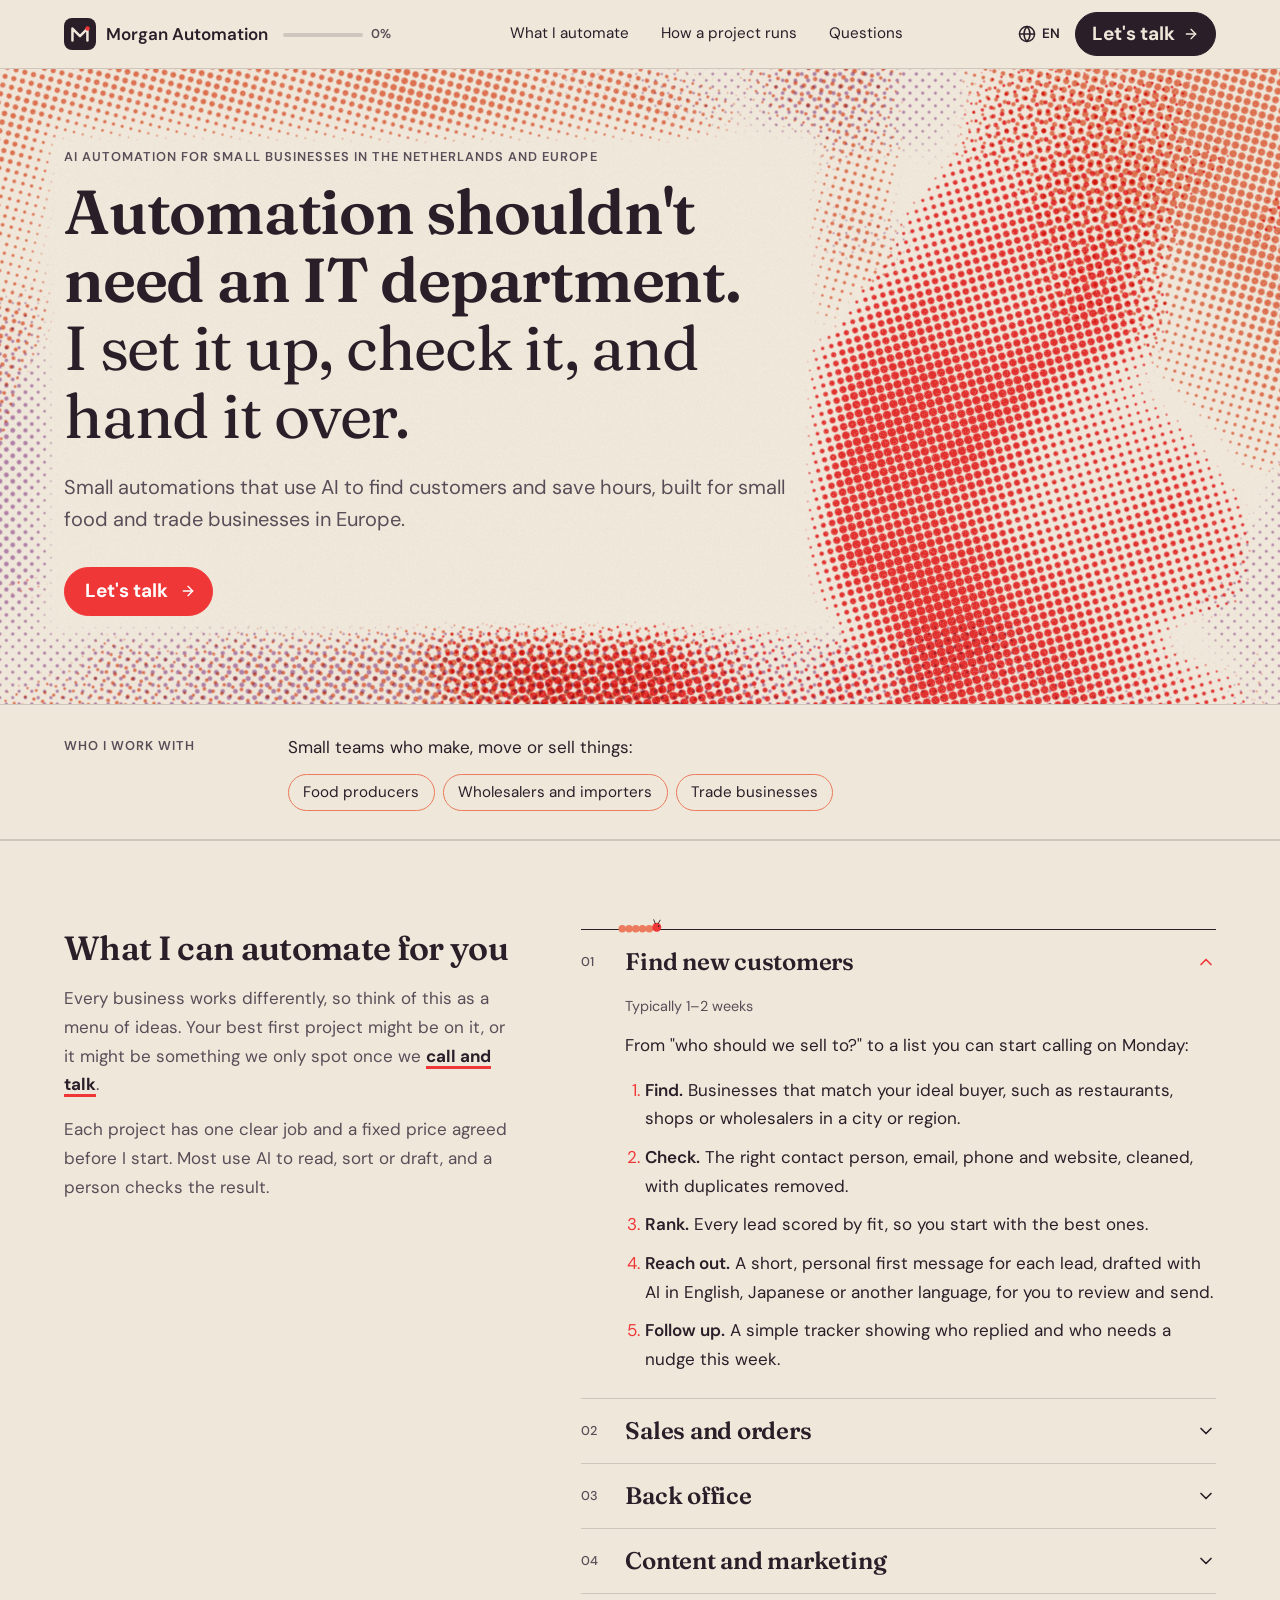
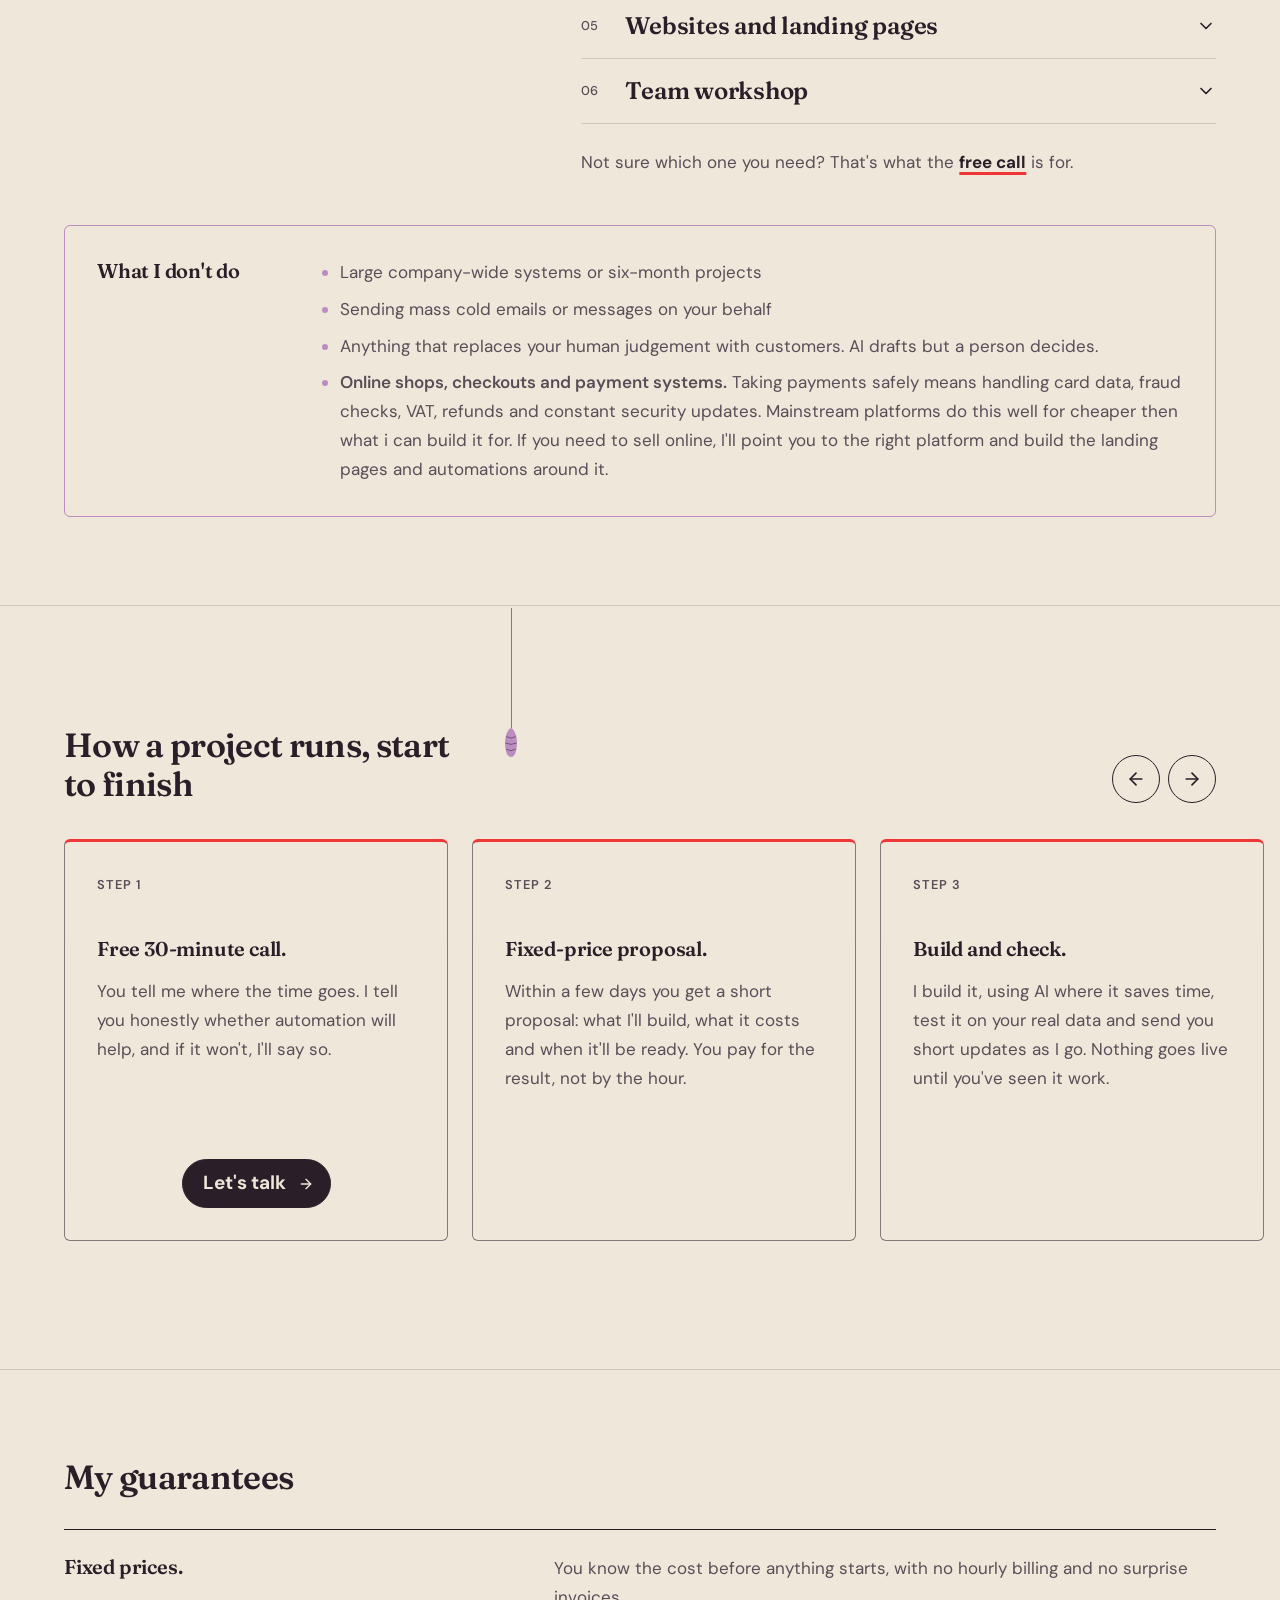
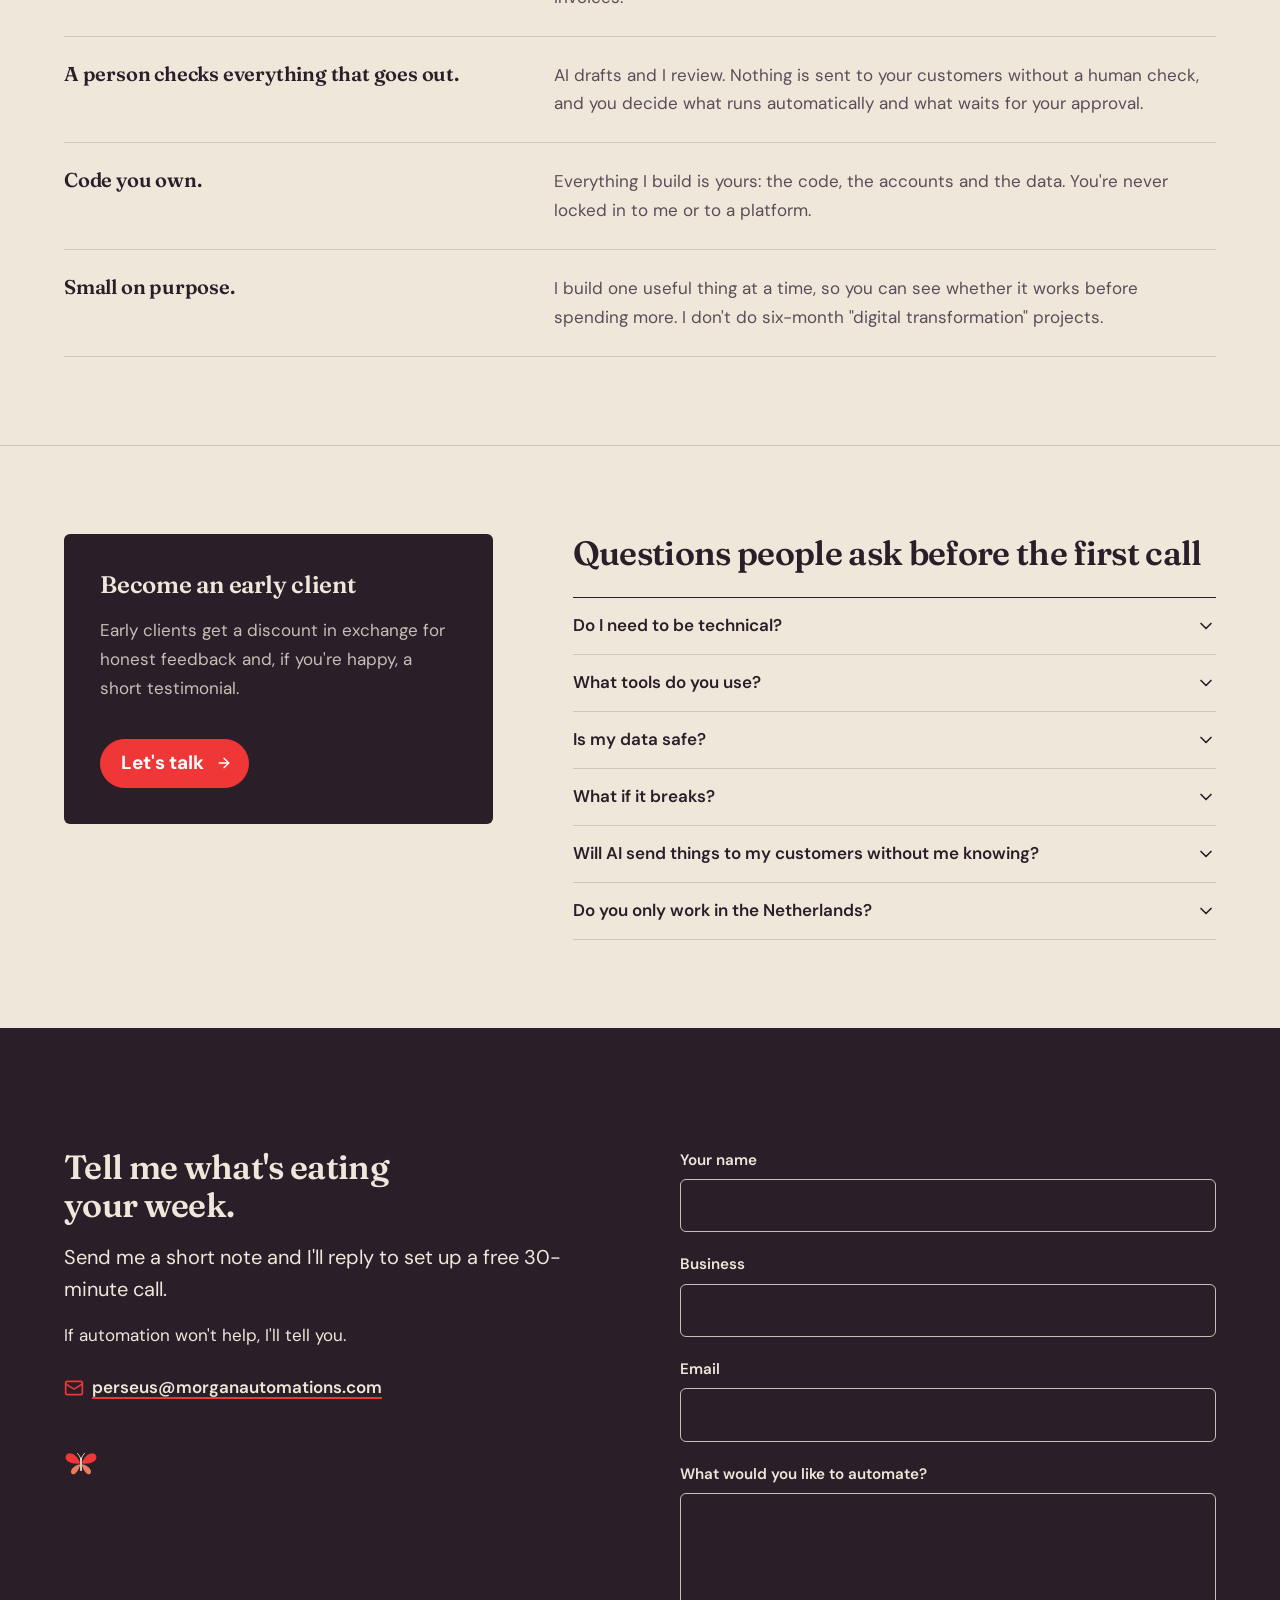
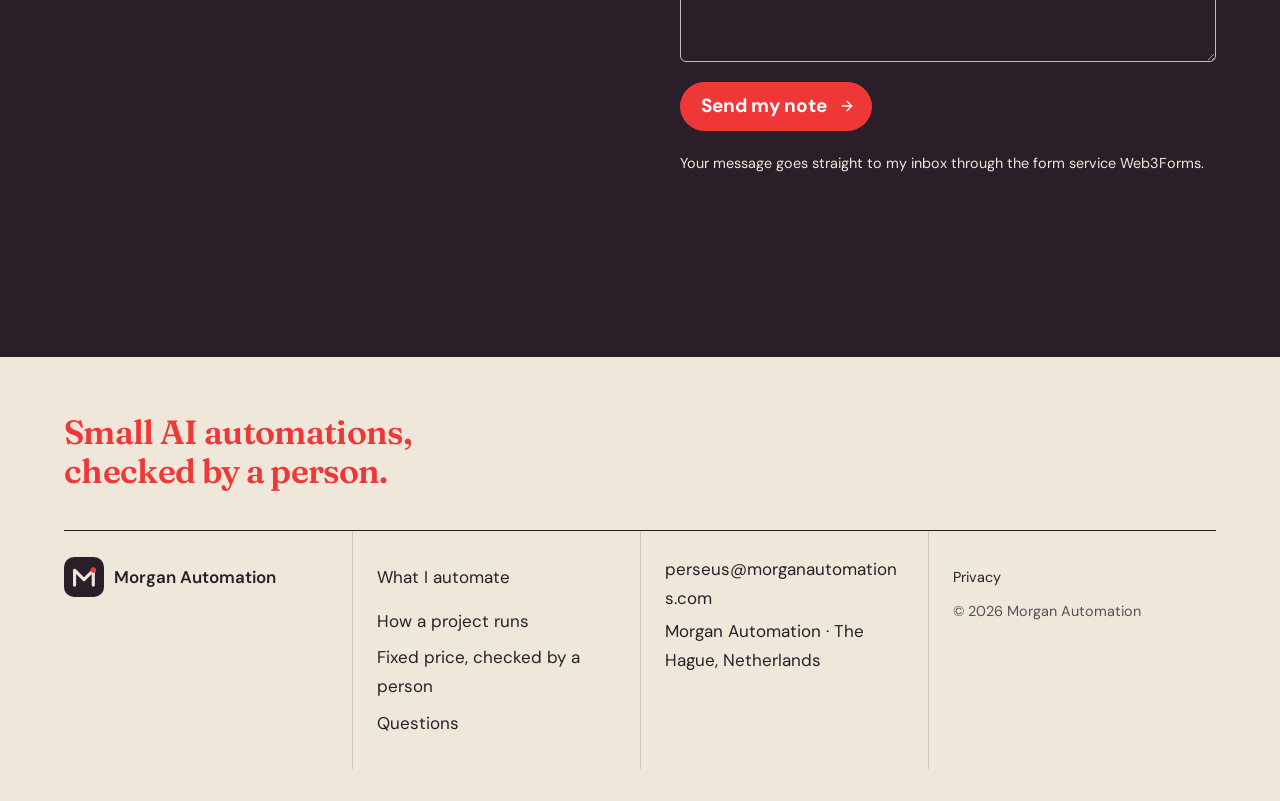
<file: index.html>
<!doctype html>
<html lang="en">

<head>
  <meta charset="utf-8">
  <meta name="viewport" content="width=device-width, initial-scale=1">
  <title>Morgan Automation · Small AI automations for food and trade businesses</title>
  <meta name="description"
    content="Small automations that use AI to find customers and save hours, built for small food and trade businesses in Europe. Fixed prices, code you own, and a person checks everything that goes out.">
  <meta property="og:type" content="website">
  <meta property="og:title" content="Morgan Automation">
  <meta property="og:description"
    content="Small automations that use AI to find customers and save hours, built for small food and trade businesses in Europe.">
  <meta property="og:url" content="https://morganautomations.com/">
  <meta property="og:image" content="https://morganautomations.com/assets/brand/og-image.png">
  <meta property="og:image:width" content="1200">
  <meta property="og:image:height" content="630">
  <meta property="og:image:alt" content="Morgan Automation: Small AI automations, checked by a person.">
  <meta name="twitter:card" content="summary_large_image">
  <link rel="canonical" href="https://morganautomations.com/">
  <meta name="theme-color" content="#efe7da">
  <link rel="icon"
    href="data:image/svg+xml,%3Csvg xmlns='http://www.w3.org/2000/svg' viewBox='120 120 560 560'%3E%3Crect x='120' y='120' width='560' height='560' rx='140' fill='%232a1f29'/%3E%3Cpath d='M268 513V305l132 132 130-130v206' fill='none' stroke='%23efe7da' stroke-width='44' stroke-linecap='round' stroke-linejoin='round'/%3E%3Ccircle cx='531' cy='303' r='39' fill='%23f03737'/%3E%3C/svg%3E">
  <link rel="apple-touch-icon" href="assets/brand/apple-touch-icon.png">
  <link rel="preload" href="assets/fonts/fraunces-latin-wght-normal.woff2" as="font" type="font/woff2" crossorigin>
  <link rel="preload" href="assets/fonts/dm-sans-latin-wght-normal.woff2" as="font" type="font/woff2" crossorigin>
  <link rel="stylesheet" href="style.css">
  <!-- "js" turns on the accordion and carousel controls. If script.js hasn't run
       within 3s, it is removed so every panel shows. Content never depends on JS. -->
  <script>
    (function (c) {
      c.add('js');
      setTimeout(function () { if (!window.__maReady) c.remove('js'); }, 3000);
    })(document.documentElement.classList);
  </script>
  <script type="application/ld+json">
    {
      "@context": "https://schema.org",
      "@type": "ProfessionalService",
      "name": "Morgan Automation",
      "url": "https://morganautomations.com/",
      "email": "perseus@morganautomations.com",
      "logo": "https://morganautomations.com/assets/brand/apple-touch-icon.png",
      "image": "https://morganautomations.com/assets/brand/og-image.png",
      "address": {
        "@type": "PostalAddress",
        "addressLocality": "The Hague",
        "addressCountry": "NL"
      },
      "areaServed": { "@type": "Place", "name": "Europe" },
      "founder": { "@type": "Person", "name": "Perseus Morgan" }
    }
  </script>
  <script src="script.js" defer></script>
  <script src="halftone.js" defer></script>
  <script src="i18n.js" defer></script>
</head>

<body>
  <!-- Icons: Lucide (ISC licence), 20px, stroke 2. Defined once, used with <use>. -->
  <svg width="0" height="0" style="position:absolute" aria-hidden="true" focusable="false">
    <symbol id="i-arrow-right" viewBox="0 0 24 24">
      <path d="M5 12h14" />
      <path d="m12 5 7 7-7 7" />
    </symbol>
    <symbol id="i-arrow-left" viewBox="0 0 24 24">
      <path d="m12 19-7-7 7-7" />
      <path d="M19 12H5" />
    </symbol>
    <symbol id="i-chevron-down" viewBox="0 0 24 24">
      <path d="m6 9 6 6 6-6" />
    </symbol>
    <symbol id="i-globe" viewBox="0 0 24 24">
      <circle cx="12" cy="12" r="10" />
      <path d="M12 2a14.5 14.5 0 0 0 0 20 14.5 14.5 0 0 0 0-20" />
      <path d="M2 12h20" />
    </symbol>
    <symbol id="i-mail" viewBox="0 0 24 24">
      <rect width="20" height="16" x="2" y="4" rx="2" />
      <path d="m22 7-8.97 5.7a1.94 1.94 0 0 1-2.06 0L2 7" />
    </symbol>
  </svg>

  <a class="skip-link" href="#main">Skip to content</a>

  <header class="site-header">
    <div class="container header-inner">
      <div class="header-left">
        <a class="brand" href="#top" aria-label="Morgan Automation, back to top">
          <svg class="brand-mark" viewBox="120 120 560 560" aria-hidden="true" focusable="false">
            <rect x="120" y="120" width="560" height="560" rx="140" class="mark-bg" />
            <path d="M268 513V305l132 132 130-130v206" class="mark-m" />
            <circle cx="531" cy="303" r="39" class="mark-dot" />
          </svg>
          <span class="brand-text">Morgan Automation</span>
        </a>
        <!-- Scroll progress: 0% at the top, 100% when the contact section arrives (script.js §5).
           Decorative, so hidden from screen readers; hidden without JS. -->
        <div class="progress" data-progress aria-hidden="true">
          <span class="progress-track"><span class="progress-fill"></span></span>
          <span class="progress-num">0%</span>
        </div>
      </div>
      <nav class="site-nav" aria-label="Main">
        <ul>
          <li><a href="#services">What I automate</a></li>
          <li><a href="#how-it-works">How a project runs</a></li>
          <li><a href="#faq">Questions</a></li>
        </ul>
      </nav>
      <div class="header-right">
        <!-- Language switcher (i18n.js). Hidden without JS. -->
        <div class="lang" data-lang>
          <button class="lang-btn" type="button" aria-haspopup="true" aria-expanded="false" aria-controls="lang-menu">
            <svg class="icon" aria-hidden="true">
              <use href="#i-globe" />
            </svg>
            <span class="lang-current">EN</span>
            <span class="visually-hidden">Language / Taal / Sprache / Langue / 言語 / 语言</span>
          </button>
          <ul class="lang-menu" id="lang-menu" hidden>
            <li><a href="?lang=en" hreflang="en" lang="en" data-lang-option="en">English</a></li>
            <li><a href="?lang=nl" hreflang="nl" lang="nl" data-lang-option="nl">Nederlands</a></li>
            <li><a href="?lang=de" hreflang="de" lang="de" data-lang-option="de">Deutsch</a></li>
            <li><a href="?lang=fr" hreflang="fr" lang="fr" data-lang-option="fr">Français</a></li>
            <li><a href="?lang=ja" hreflang="ja" lang="ja" data-lang-option="ja">日本語</a></li>
            <li><a href="?lang=zh" hreflang="zh-Hans" lang="zh-Hans" data-lang-option="zh">中文（简体）</a></li>
          </ul>
        </div>
        <a class="button button-small button-plum" href="#contact"><svg class="icon flow-arrow flow-arrow-in"
            aria-hidden="true">
            <use href="#i-arrow-right" />
          </svg><span class="flow-text">Let's talk</span><span class="flow-fill" aria-hidden="true"></span><svg
            class="icon flow-arrow flow-arrow-out" aria-hidden="true">
            <use href="#i-arrow-right" />
          </svg></a>
      </div>
    </div>
  </header>

  <main id="main">

    <!-- Hero: what, for whom, one action. Sized to content.
         The halftone canvas sits behind, absolutely positioned (no layout shift),
         and prints almost no ink behind #hero-content so the text stays readable. -->
    <section class="hero" id="top" aria-labelledby="hero-title">
      <canvas class="halftone" data-halftone data-preset="riso" data-calm="#hero-content" aria-hidden="true"></canvas>
      <div class="container">
        <div class="hero-content" id="hero-content">
          <p class="label hero-label">AI automation for small businesses in the Netherlands and Europe</p>
          <h1 id="hero-title" class="hero-title">
            <span class="line">Automation shouldn't need an IT department.</span>
            <span class="line line-quiet">I set it up, check it, and hand it over.</span>
          </h1>
          <p class="hero-sub">Small automations that use AI to find customers and save hours, built for small food and
            trade businesses in Europe.</p>
          <a class="button" href="#contact"><svg class="icon flow-arrow flow-arrow-in" aria-hidden="true">
              <use href="#i-arrow-right" />
            </svg><span class="flow-text">Let's talk</span><span class="flow-fill" aria-hidden="true"></span><svg
              class="icon flow-arrow flow-arrow-out" aria-hidden="true">
              <use href="#i-arrow-right" />
            </svg></a>
        </div>
      </div>
    </section>

    <!-- Who: one line, inline list -->
    <section class="who" aria-labelledby="who-title">
      <div class="container who-inner">
        <div class="who-side">
          <h2 id="who-title" class="label">Who I work with</h2>
        </div>
        <div>
          <p>Small teams who make, move or sell things:</p>
          <ul class="tags">
            <li>Food producers</li>
            <li>Wholesalers and importers</li>
            <li>Trade businesses</li>
          </ul>
        </div>
      </div>
    </section>

    <!-- Services: heading left / accordion right -->
    <section class="section rule-top" id="services" aria-labelledby="services-title">
      <div class="container split">
        <div class="split-side">
          <h2 id="services-title">What I can automate for you</h2>
          <p>Every business works differently, so think of this as a menu of ideas. Your best first
            project might be on it, or it might be something we only spot once we <a class="inline-link"
              href="#contact">call and talk</a>.</p>
          <p>Each project has one clear job and a fixed price agreed before I start. Most use AI to read, sort or draft,
            and a person checks the result.</p>
        </div>

        <div class="acc" data-accordion>
          <!-- Decorative: a small caterpillar crawling along the line above "Find new customers" -->
          <div class="caterpillar-track" aria-hidden="true">
            <span class="caterpillar">
              <svg viewBox="0 0 64 22" width="48" height="17" focusable="false">
                <circle class="seg seg-1" cx="7" cy="14" r="5" />
                <circle class="seg seg-2" cx="16" cy="14" r="5" />
                <circle class="seg seg-3" cx="25" cy="14" r="5" />
                <circle class="seg seg-4" cx="34" cy="14" r="5" />
                <circle class="seg seg-5" cx="43" cy="14" r="5" />
                <g class="seg seg-head">
                  <circle cx="53" cy="12" r="6" />
                  <circle class="eye" cx="55.5" cy="10.5" r="1.1" />
                  <path class="antenna" d="M51 7 L49 2 M55 7 L57.5 2.5" />
                </g>
              </svg>
            </span>
          </div>
          <div class="acc-item is-open">
            <h3><button class="acc-btn" id="acc-btn-1" aria-expanded="true" aria-controls="acc-panel-1"><span
                  class="acc-num">01</span><span class="acc-title">Find new customers</span><svg class="icon acc-icon"
                  aria-hidden="true">
                  <use href="#i-chevron-down" />
                </svg></button></h3>
            <div class="acc-panel" id="acc-panel-1" role="region" aria-labelledby="acc-btn-1">
              <div class="acc-inner">
                <p class="duration">Typically 1–2 weeks</p>
                <p>From "who should we sell to?" to a list you can start calling on Monday:</p>
                <ol class="steps">
                  <li><strong>Find.</strong> Businesses that match your ideal buyer, such as restaurants, shops or
                    wholesalers in a city or region.</li>
                  <li><strong>Check.</strong> The right contact person, email, phone and website, cleaned, with
                    duplicates removed.</li>
                  <li><strong>Rank.</strong> Every lead scored by fit, so you start with the best ones.</li>
                  <li><strong>Reach out.</strong> A short, personal first message for each lead, drafted with AI in
                    English, Japanese or another language, for you to review and send.</li>
                  <li><strong>Follow up.</strong> A simple tracker showing who replied and who needs a nudge this week.
                  </li>
                </ol>
              </div>
            </div>
          </div>

          <div class="acc-item">
            <h3><button class="acc-btn" id="acc-btn-2" aria-expanded="false" aria-controls="acc-panel-2"><span
                  class="acc-num">02</span><span class="acc-title">Sales and orders</span><svg class="icon acc-icon"
                  aria-hidden="true">
                  <use href="#i-chevron-down" />
                </svg></button></h3>
            <div class="acc-panel" id="acc-panel-2" role="region" aria-labelledby="acc-btn-2">
              <div class="acc-inner">
                <p class="duration">Typically a few days to 3 weeks</p>
                <ul class="items">
                  <li><strong>Order intake from email.</strong> Orders that arrive by email, PDF or WhatsApp export are
                    read with AI, checked and put into your order sheet, ready for you to confirm.</li>
                  <li><strong>Quote and offer builder.</strong> Fill in the customer and products and get a clean,
                    branded quote in minutes.</li>
                  <li><strong>Price lists and catalogues.</strong> Update one source file and get up-to-date PDFs or
                    spreadsheets for each customer group or language.</li>
                  <li><strong>Product spec sheets.</strong> Consistent spec sheets made from the product data you
                    already have.</li>
                  <li><strong>Reorder reminders.</strong> Customers get a nudge around the time they usually reorder,
                    and you get a list of who's overdue.</li>
                  <li><strong>New customer welcome pack.</strong> When someone signs up, they get your catalogue, terms
                    and ordering instructions without you having to send them by hand.</li>
                </ul>
              </div>
            </div>
          </div>

          <div class="acc-item">
            <h3><button class="acc-btn" id="acc-btn-3" aria-expanded="false" aria-controls="acc-panel-3"><span
                  class="acc-num">03</span><span class="acc-title">Back office</span><svg class="icon acc-icon"
                  aria-hidden="true">
                  <use href="#i-chevron-down" />
                </svg></button></h3>
            <div class="acc-panel" id="acc-panel-3" role="region" aria-labelledby="acc-btn-3">
              <div class="acc-inner">
                <p class="duration">Typically 1–3 weeks</p>
                <ul class="items">
                  <li><strong>Supplier invoices and documents.</strong> Invoices, delivery notes and certificates are
                    read with AI and their key details go into a spreadsheet, ready for your bookkeeper.</li>
                  <li><strong>Weekly sales summary.</strong> One short report every Monday: what sold, who ordered, what
                    changed and who's gone quiet.</li>
                  <li><strong>Stock and price alerts.</strong> You get a message when stock runs low or a supplier's
                    price changes.</li>
                  <li><strong>Inbox sorting.</strong> Incoming emails are sorted by AI into orders, questions,
                    complaints and spam, and common questions get a draft reply for you to approve.</li>
                  <li><strong>Data clean-up.</strong> Messy customer or product lists are merged, de-duplicated and put
                    into one tidy file.</li>
                </ul>
              </div>
            </div>
          </div>

          <div class="acc-item">
            <h3><button class="acc-btn" id="acc-btn-4" aria-expanded="false" aria-controls="acc-panel-4"><span
                  class="acc-num">04</span><span class="acc-title">Content and marketing</span><svg
                  class="icon acc-icon" aria-hidden="true">
                  <use href="#i-chevron-down" />
                </svg></button></h3>
            <div class="acc-panel" id="acc-panel-4" role="region" aria-labelledby="acc-btn-4">
              <div class="acc-inner">
                <p class="duration">Typically 1–2 weeks each</p>
                <ul class="items">
                  <li><strong>Weekly trend scan.</strong> What's moving in your market, including competitors, new
                    products and seasonal demand, in five minutes of reading.</li>
                  <li><strong>Product descriptions and translations.</strong> Consistent descriptions for your shop or
                    catalogue, drafted with AI in several languages and checked before they go live.</li>
                  <li><strong>Caption drafts.</strong> Social posts drafted with AI from your products and photos, for
                    you to edit and approve.</li>
                  <li><strong>Seasonal content calendar.</strong> A plan for the year built around the holidays, seasons
                    and events that matter to your customers.</li>
                  <li><strong>Review monitoring.</strong> New Google reviews are collected in one place, with a polite
                    draft reply for each.</li>
                  <li><strong>Performance report.</strong> What worked last month, in plain language.</li>
                </ul>
              </div>
            </div>
          </div>

          <div class="acc-item">
            <h3><button class="acc-btn" id="acc-btn-5" aria-expanded="false" aria-controls="acc-panel-5"><span
                  class="acc-num">05</span><span class="acc-title">Websites and landing pages</span><svg
                  class="icon acc-icon" aria-hidden="true">
                  <use href="#i-chevron-down" />
                </svg></button></h3>
            <div class="acc-panel" id="acc-panel-5" role="region" aria-labelledby="acc-btn-5">
              <div class="acc-inner">
                <p class="duration">Typically 1–2 weeks</p>
                <ul class="items">
                  <li><strong>Landing pages and product sites.</strong> Front-end sites for B2B and B2C businesses: a
                    page for a product, campaign or trade fair, or a showcase site that stays in sync with your product
                    list.</li>
                  <li><strong>Enquiry and booking forms.</strong> Price list requests, sample orders, tastings or
                    workshops, landing straight in your inbox or spreadsheet.</li>
                </ul>
                <p>Already selling on Shopify or another platform? I'll build pages and automations around your shop,
                  but not the shop itself.</p>
              </div>
            </div>
          </div>

          <div class="acc-item">
            <h3><button class="acc-btn" id="acc-btn-6" aria-expanded="false" aria-controls="acc-panel-6"><span
                  class="acc-num">06</span><span class="acc-title">Team workshop</span><svg class="icon acc-icon"
                  aria-hidden="true">
                  <use href="#i-chevron-down" />
                </svg></button></h3>
            <div class="acc-panel" id="acc-panel-6" role="region" aria-labelledby="acc-btn-6">
              <div class="acc-inner">
                <p class="duration">Half a day</p>
                <p><strong>AI for your team.</strong> A hands-on session where your team learns to use AI tools for the
                  work they actually do, such as emails, translations, price checks and reports. Everyone leaves with
                  something that works.</p>
              </div>
            </div>
          </div>

          <p class="acc-note">Not sure which one you need? That's what the <a class="inline-link" href="#contact">free
              call</a> is for.</p>
        </div>
      </div>

      <!-- What I don't do: bordered two-column list, tighter spacing (related to services) -->
      <div class="container">
        <div class="dont">
          <h3>What I don't do</h3>
          <ul>
            <li>Large company-wide systems or six-month projects</li>
            <li>Sending mass cold emails or messages on your behalf</li>
            <li>Anything that replaces your human judgement with customers. AI drafts but a person decides.</li>
            <li><strong>Online shops, checkouts and payment systems.</strong> Taking payments safely means handling card
              data, fraud checks, VAT, refunds and constant security updates. Mainstream platforms do this well for
              cheaper then what i can build it for.
              If you need to sell online, I'll point you to the right platform and build the landing
              pages and automations around it.</li>
          </ul>
        </div>
      </div>
    </section>

    <!-- How a project runs: full-bleed draggable carousel, extra room -->
    <section class="section section-roomy rule-top" id="how-it-works" aria-labelledby="how-title">
      <div class="container">
        <div class="head-row">
          <h2 id="how-title">How a project runs, start to finish</h2>
          <!-- Decorative: a cocoon hanging from a silk thread tied to the section's top rule -->
          <span class="cocoon" aria-hidden="true">
            <svg viewBox="0 0 20 40" width="18" height="36" focusable="false">
              <path class="cocoon-body" d="M10 2 C17 6 18 20 15 30 C13 36 7 36 5 30 C2 20 3 6 10 2 Z" />
              <path class="cocoon-lines" d="M5 12 Q10 15 15 12 M4 19 Q10 22 16 19 M5 26 Q10 29 15 26" />
            </svg>
          </span>
          <div class="carousel-nav">
            <button class="round-btn" type="button" data-carousel-prev aria-label="Previous step"><svg class="icon"
                aria-hidden="true">
                <use href="#i-arrow-left" />
              </svg></button>
            <button class="round-btn" type="button" data-carousel-next aria-label="Next step"><svg class="icon"
                aria-hidden="true">
                <use href="#i-arrow-right" />
              </svg></button>
          </div>
        </div>
      </div>
      <div class="carousel" data-carousel tabindex="0" role="region"
        aria-label="How a project runs, four steps. Scroll sideways or use the arrow buttons.">
        <ol class="track">
          <li class="card">
            <span class="card-num">Step 1</span>
            <h3>Free 30-minute call.</h3>
            <p>You tell me where the time goes. I tell you honestly whether automation will help, and if it won't, I'll
              say so.</p>
            <div class="card-cta">
              <a class="button button-plum" href="#contact"><svg class="icon flow-arrow flow-arrow-in"
                  aria-hidden="true">
                  <use href="#i-arrow-right" />
                </svg><span class="flow-text">Let's talk</span><span class="flow-fill" aria-hidden="true"></span><svg
                  class="icon flow-arrow flow-arrow-out" aria-hidden="true">
                  <use href="#i-arrow-right" />
                </svg></a>
            </div>
          </li>
          <li class="card">
            <span class="card-num">Step 2</span>
            <h3>Fixed-price proposal.</h3>
            <p>Within a few days you get a short proposal: what I'll build, what it costs and when it'll be ready. You
              pay for the result, not by the hour.</p>
          </li>
          <li class="card">
            <span class="card-num">Step 3</span>
            <h3>Build and check.</h3>
            <p>I build it, using AI where it saves time, test it on your real data and send you short updates as I go.
              Nothing goes live until you've seen it work.</p>
          </li>
          <li class="card">
            <span class="card-num">Step 4</span>
            <h3>Handover.</h3>
            <p>You get the working automation, the code and a plain-language guide. Everything I build for you is your
              property: the code, the accounts and the data, with no licence fees and no lock-in. If you want, I can
              keep an eye on it afterwards for a small monthly fee. You don't have to.</p>
          </li>
        </ol>
      </div>
      <div class="drag-cursor" aria-hidden="true">Drag</div>
    </section>

    <!-- Principles: definition-style rows (term left, text right) -->
    <section class="section rule-top" id="principles" aria-labelledby="principles-title">
      <div class="container">
        <h2 id="principles-title">My guarantees</h2>
        <dl class="rows">
          <div class="row">
            <dt>Fixed prices.</dt>
            <dd>You know the cost before anything starts, with no hourly billing and no surprise invoices.</dd>
          </div>
          <div class="row">
            <dt>A person checks everything that goes out.</dt>
            <dd>AI drafts and I review. Nothing is sent to your customers without a human check, and you decide what
              runs automatically and what waits for your approval.</dd>
          </div>
          <div class="row">
            <dt>Code you own.</dt>
            <dd>Everything I build is yours: the code, the accounts and the data. You're never locked in to me or to a
              platform.</dd>
          </div>
          <div class="row">
            <dt>Small on purpose.</dt>
            <dd>I build one useful thing at a time, so you can see whether it works before spending more. I don't do
              six-month "digital transformation" projects.</dd>
          </div>
        </dl>
      </div>
    </section>


    <!-- Early clients (dark box) + questions (accordion), two columns -->
    <section class="section rule-top" id="faq" aria-labelledby="faq-title">
      <div class="container early-faq">
        <aside class="early" aria-labelledby="early-title">
          <h2 id="early-title" class="h3">Become an early client</h2>
          <p>Early clients get a discount in
            exchange for honest feedback and, if you're happy, a short testimonial.</p>
          <!-- TODO: name the early-client discount once decided. -->
          <a class="button button-on-dark" href="#contact"><svg class="icon flow-arrow flow-arrow-in"
              aria-hidden="true">
              <use href="#i-arrow-right" />
            </svg><span class="flow-text">Let's talk</span><span class="flow-fill" aria-hidden="true"></span><svg
              class="icon flow-arrow flow-arrow-out" aria-hidden="true">
              <use href="#i-arrow-right" />
            </svg></a>
        </aside>

        <div class="faq">
          <h2 id="faq-title">Questions people ask before the first call</h2>
          <details>
            <summary>Do I need to be technical?<svg class="icon" aria-hidden="true">
                <use href="#i-chevron-down" />
              </svg></summary>
            <p>No. If you can use email and a spreadsheet, you can use what I build. You also get a plain-language
              guide.</p>
          </details>
          <details>
            <summary>What tools do you use?<svg class="icon" aria-hidden="true">
                <use href="#i-chevron-down" />
              </svg></summary>
            <p>Whatever fits what you already have, such as Google Sheets, Excel, email or your existing shop system,
              plus AI models for reading, sorting and drafting. I don't make you switch.</p>
          </details>
          <details>
            <summary>Is my data safe?<svg class="icon" aria-hidden="true">
                <use href="#i-chevron-down" />
              </svg></summary>
            <p>Your data stays in your accounts wherever possible. I only access what the project needs, AI tools only
              see the parts a task needs, and I hand back access at the end.</p>
          </details>
          <details>
            <summary>What if it breaks?<svg class="icon" aria-hidden="true">
                <use href="#i-chevron-down" />
              </svg></summary>
            <!-- TODO: confirm the fix period ("30 days" is still a draft value in content.md). -->
            <p>Every project includes 30 days of fixes after handover. After that, you can pick the optional monthly
              care or call me when you need me.</p>
          </details>
          <details>
            <summary>Will AI send things to my customers without me knowing?<svg class="icon" aria-hidden="true">
                <use href="#i-chevron-down" />
              </svg></summary>
            <p>No. Anything customer-facing goes through a human check first, by me during the build and by you once
              it's running, unless you choose otherwise.</p>
          </details>
          <details>
            <summary>Do you only work in the Netherlands?<svg class="icon" aria-hidden="true">
                <use href="#i-chevron-down" />
              </svg></summary>
            <p>No. I work remotely with small businesses across Europe.</p>
          </details>
        </div>
      </div>
    </section>

    <!-- Contact: the one section with its own background (accent), extra room -->
    <section class="section section-roomy contact" id="contact" aria-labelledby="contact-title">
      <div class="container contact-inner">
        <div>
          <h2 id="contact-title">Tell me what's eating your week.</h2>
          <p class="contact-sub">Send me a short note and I'll reply to set up a free 30-minute call.</p>
          <p>If automation won't help, I'll tell you.</p>
          <p data-i18n-skip><a class="contact-email" href="mailto:perseus@morganautomations.com"><svg class="icon"
                aria-hidden="true">
                <use href="#i-mail" />
              </svg>perseus@morganautomations.com</a></p>
          <!-- Decorative: a small butterfly fluttering under the email -->
          <div class="butterfly-area" aria-hidden="true">
            <span class="butterfly">
              <svg viewBox="0 0 40 32" width="34" height="27" focusable="false">
                <g class="wing wing-left">
                  <path class="wing-upper" d="M19 15 C14 3 4 1 2 7 C0 13 9 17 19 16 Z" />
                  <path class="wing-lower" d="M19 17 C11 18 6 25 9 28 C12 31 17 25 19 18 Z" />
                </g>
                <g class="wing wing-right">
                  <path class="wing-upper" d="M21 15 C26 3 36 1 38 7 C40 13 31 17 21 16 Z" />
                  <path class="wing-lower" d="M21 17 C29 18 34 25 31 28 C28 31 23 25 21 18 Z" />
                </g>
                <path class="butterfly-body" d="M20 10 L20 24" />
                <path class="butterfly-antenna" d="M20 11 Q18 6 16 4 M20 11 Q22 6 24 4" />
              </svg>
            </span>
          </div>
          <!-- TODO: if you get a booking page (e.g. a calendar link), it can replace the email link as the secondary action. -->
        </div>

        <!-- Sent through Web3Forms (https://web3forms.com), which emails it to perseus@morganautomations.com.
             script.js submits it with fetch so the visitor stays on the page and sees a thank-you or an error.
             Without JS the form posts normally and Web3Forms shows its own confirmation page.
             The access key is public by design (Web3Forms keys are meant to sit in the page's HTML);
             it only lets this form send to the inbox it was registered with. -->
        <form class="form" action="https://api.web3forms.com/submit" method="POST" data-contact-form>
          <input type="hidden" name="access_key" value="03a104e0-cf3a-4163-816f-330ead7260d0">
          <input type="hidden" name="subject" value="New enquiry from morganautomations.com">
          <!-- Spam trap (Web3Forms "botcheck"): hidden from people and screen readers; submissions that tick it are dropped. -->
          <input type="checkbox" name="botcheck" tabindex="-1" autocomplete="off" aria-hidden="true"
            style="display: none;">
          <div class="field">
            <label for="f-name">Your name</label>
            <input id="f-name" name="name" type="text" autocomplete="name" required>
          </div>
          <div class="field">
            <label for="f-business">Business</label>
            <input id="f-business" name="company" type="text" autocomplete="organization">
          </div>
          <div class="field">
            <label for="f-email">Email</label>
            <input id="f-email" name="email" type="email" autocomplete="email" required>
          </div>
          <div class="field">
            <label for="f-message">What would you like to automate?</label>
            <textarea id="f-message" name="message" rows="5" required></textarea>
          </div>
          <button class="button button-on-dark" type="submit"><svg class="icon flow-arrow flow-arrow-in"
              aria-hidden="true">
              <use href="#i-arrow-right" />
            </svg><span class="flow-text">Send my note</span><span class="flow-fill" aria-hidden="true"></span><svg
              class="icon flow-arrow flow-arrow-out" aria-hidden="true">
              <use href="#i-arrow-right" />
            </svg></button>
          <p class="form-note">Your message goes straight to my inbox through the form service Web3Forms.</p>
          <p class="form-status" role="status" aria-live="polite"></p>
        </form>
      </div>
    </section>
  </main>

  <footer class="site-footer">
    <div class="container">
      <p class="footer-statement">Small AI automations, checked by a person.</p>

      <div class="footer-grid">
        <div class="footer-col">
          <a class="footer-brand" href="#top">
            <svg class="brand-mark" viewBox="120 120 560 560" aria-hidden="true" focusable="false">
              <rect x="120" y="120" width="560" height="560" rx="140" class="mark-bg" />
              <path d="M268 513V305l132 132 130-130v206" class="mark-m" />
              <circle cx="531" cy="303" r="39" class="mark-dot" />
            </svg>
            Morgan Automation
          </a>
        </div>
        <nav class="footer-col" aria-label="Footer">
          <ul>
            <li><a href="#services">What I automate</a></li>
            <li><a href="#how-it-works">How a project runs</a></li>
            <li><a href="#principles">Fixed price, checked by a person</a></li>
            <li><a href="#faq">Questions</a></li>
          </ul>
        </nav>
        <div class="footer-col">
          <p data-i18n-skip><a href="mailto:perseus@morganautomations.com">perseus@morganautomations.com</a></p>
          <p>Morgan Automation · The Hague, Netherlands</p>
        </div>
        <div class="footer-col footer-legal">
          <!-- TODO: add the KvK number once registered. -->
          <ul>
            <li><a href="privacy.html" data-keep-lang>Privacy</a></li>
          </ul>
          <p data-i18n-skip>© 2026 Morgan Automation</p>
        </div>
      </div>
    </div>
  </footer>
</body>

</html>
</file>
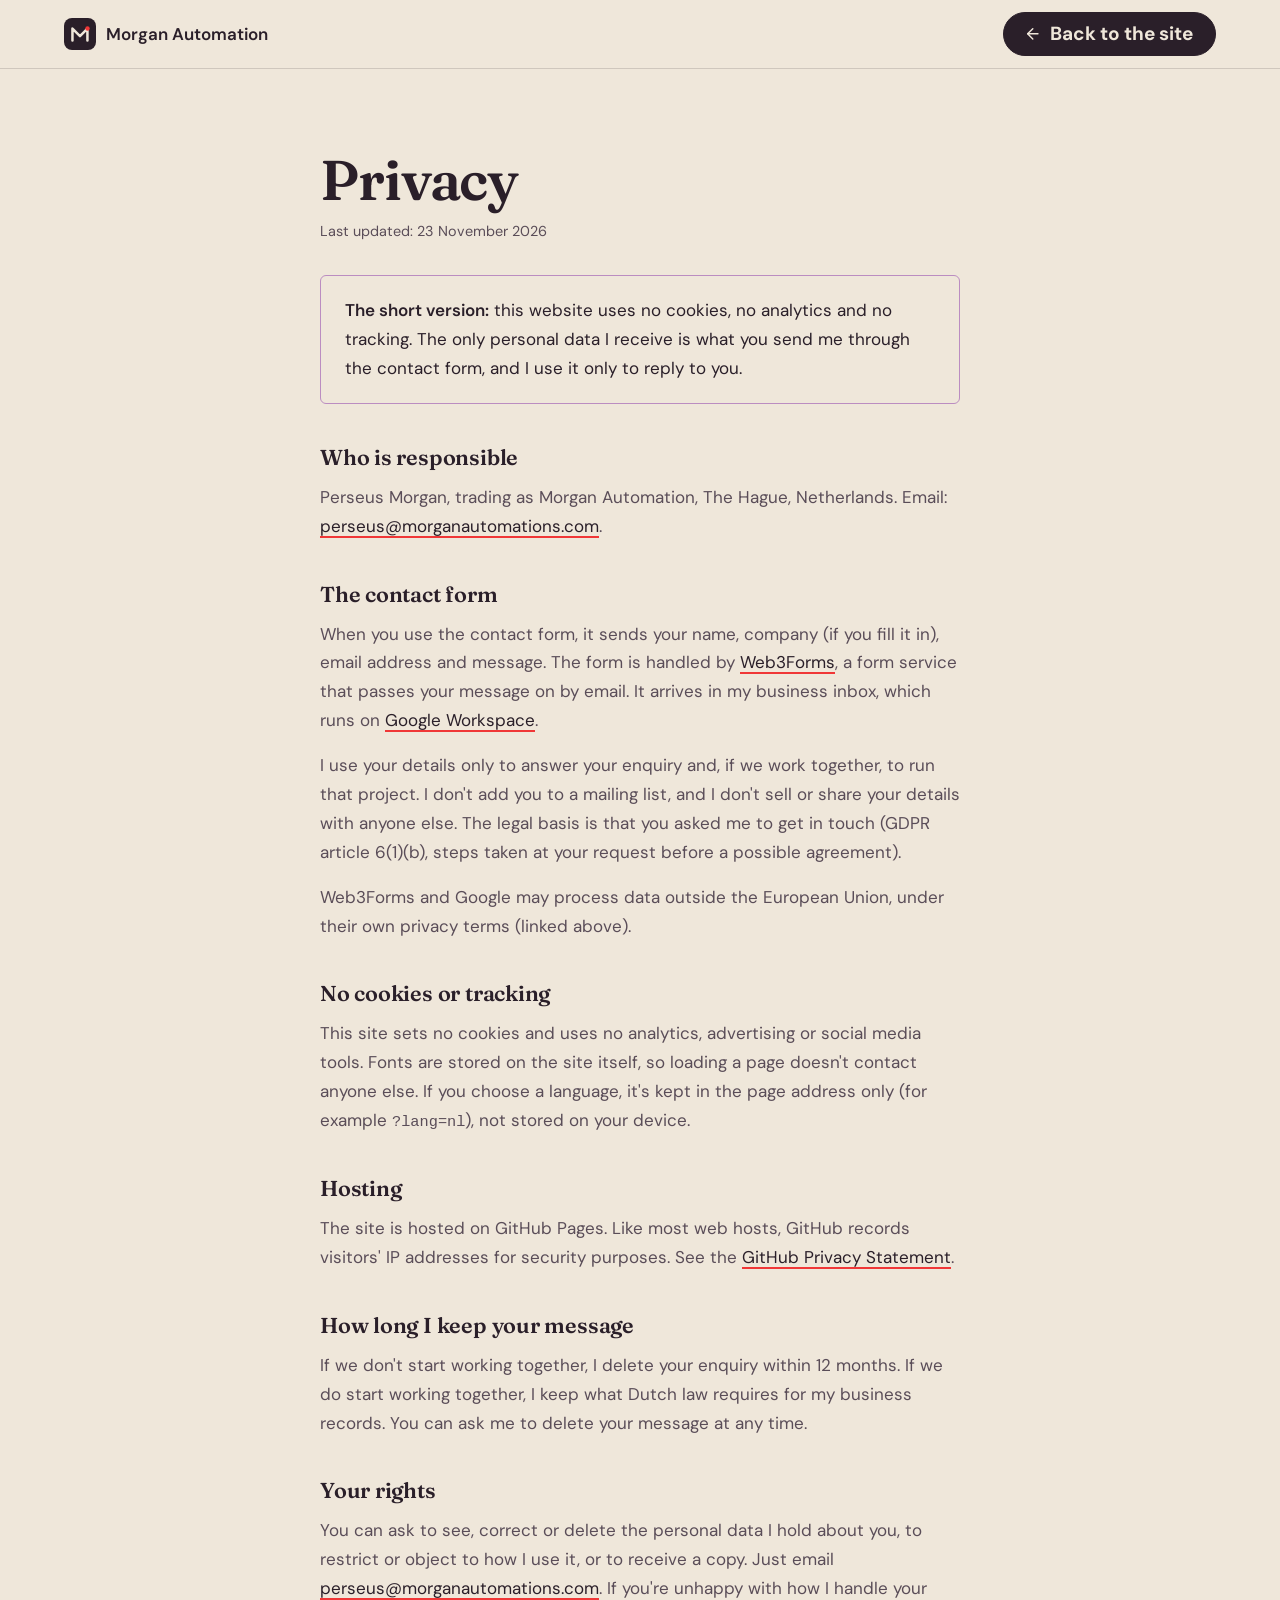
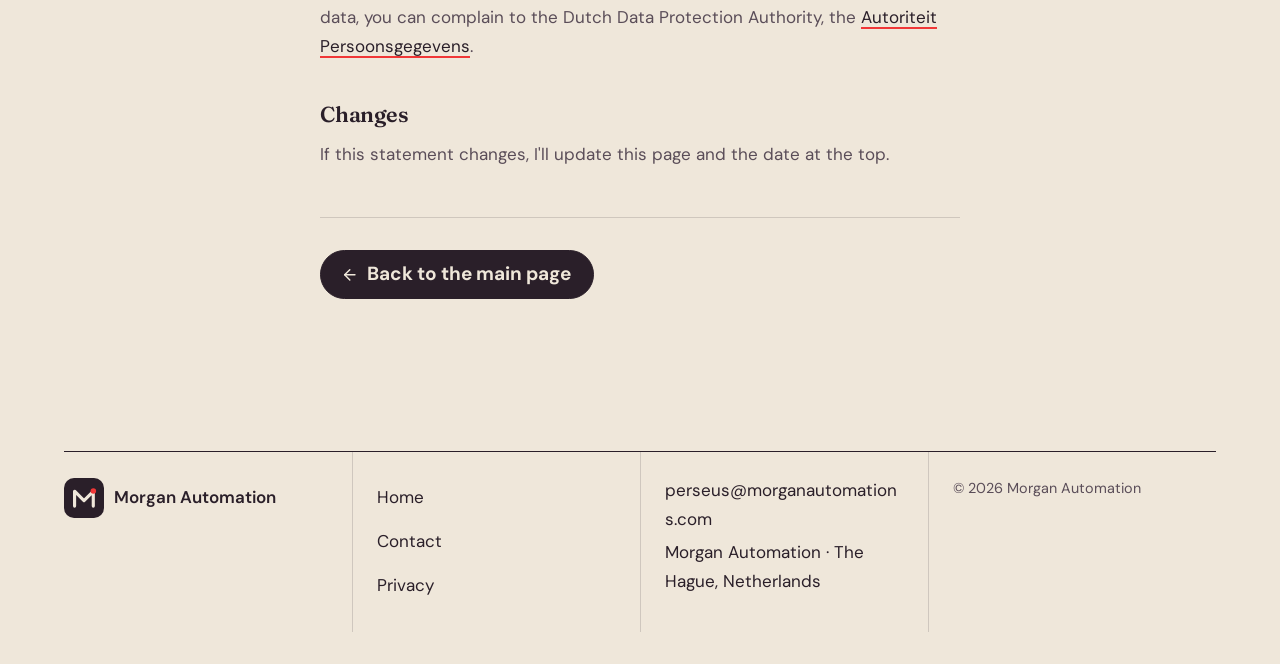
<file: privacy.html>
<!doctype html>
<html lang="en">

<head>
  <meta charset="utf-8">
  <meta name="viewport" content="width=device-width, initial-scale=1">
  <title>Privacy · Morgan Automation</title>
  <meta name="description" content="How Morgan Automation handles your data: no cookies or tracking; contact form messages are sent through Web3Forms to a Google Workspace inbox.">
  <link rel="canonical" href="https://morganautomations.com/privacy.html">
  <link rel="apple-touch-icon" href="assets/brand/apple-touch-icon.png">
  <meta name="theme-color" content="#efe7da">
  <link rel="icon"
    href="data:image/svg+xml,%3Csvg xmlns='http://www.w3.org/2000/svg' viewBox='120 120 560 560'%3E%3Crect x='120' y='120' width='560' height='560' rx='140' fill='%232a1f29'/%3E%3Cpath d='M268 513V305l132 132 130-130v206' fill='none' stroke='%23efe7da' stroke-width='44' stroke-linecap='round' stroke-linejoin='round'/%3E%3Ccircle cx='531' cy='303' r='39' fill='%23f03737'/%3E%3C/svg%3E">
  <link rel="preload" href="assets/fonts/fraunces-latin-wght-normal.woff2" as="font" type="font/woff2" crossorigin>
  <link rel="preload" href="assets/fonts/dm-sans-latin-wght-normal.woff2" as="font" type="font/woff2" crossorigin>
  <link rel="stylesheet" href="style.css">
  <!-- Keeps the visitor's language when they go back to the main page (?lang=nl etc.).
       Optional: without JS the links simply go to the English page. -->
  <script>
    (function () {
      var l = new URLSearchParams(location.search).get('lang');
      if (!l || !/^(nl|de|fr|ja|zh)$/.test(l)) return;
      document.addEventListener('DOMContentLoaded', function () {
        document.querySelectorAll('a[data-home]').forEach(function (a) {
          a.setAttribute('href', a.getAttribute('href').replace('index.html', 'index.html?lang=' + l));
        });
      });
    })();
  </script>
</head>

<body>
  <!-- Icons: Lucide (ISC licence) -->
  <svg width="0" height="0" style="position:absolute" aria-hidden="true" focusable="false">
    <symbol id="i-arrow-left" viewBox="0 0 24 24">
      <path d="m12 19-7-7 7-7" />
      <path d="M19 12H5" />
    </symbol>
  </svg>

  <a class="skip-link" href="#main">Skip to content</a>

  <header class="site-header">
    <div class="container header-inner">
      <a class="brand" href="index.html" data-home aria-label="Morgan Automation, back to the main page">
        <svg class="brand-mark" viewBox="120 120 560 560" aria-hidden="true" focusable="false">
          <rect x="120" y="120" width="560" height="560" rx="140" class="mark-bg" />
          <path d="M268 513V305l132 132 130-130v206" class="mark-m" />
          <circle cx="531" cy="303" r="39" class="mark-dot" />
        </svg>
        <span class="brand-text">Morgan Automation</span>
      </a>
      <a class="button button-small button-plum button-back" href="index.html" data-home>
        <svg class="icon" aria-hidden="true"><use href="#i-arrow-left" /></svg>Back to the site
      </a>
    </div>
  </header>

  <main id="main" class="legal">
    <div class="container prose">
      <h1>Privacy</h1>
      <p class="updated">Last updated: 23 November 2026</p>

      <div class="summary">
        <p><strong>The short version:</strong> this website uses no cookies, no analytics and no tracking. The only
          personal data I receive is what you send me through the contact form, and I use it only to reply to you.</p>
      </div>

      <h2>Who is responsible</h2>
      <p>Perseus Morgan, trading as Morgan Automation, The Hague, Netherlands.
        Email: <a href="mailto:perseus@morganautomations.com">perseus@morganautomations.com</a>.</p>
      <!-- TODO: add the KvK number here once registered. -->

      <h2>The contact form</h2>
      <p>When you use the contact form, it sends your name, company (if you fill it in), email address and message.
        The form is handled by <a href="https://web3forms.com/privacy" rel="noopener">Web3Forms</a>, a form service
        that passes your message on by email. It arrives in my business inbox, which runs on
        <a href="https://policies.google.com/privacy" rel="noopener">Google Workspace</a>.</p>
      <p>I use your details only to answer your enquiry and, if we work together, to run that project. I don't add you
        to a mailing list, and I don't sell or share your details with anyone else. The legal basis is that you asked
        me to get in touch (GDPR article 6(1)(b), steps taken at your request before a possible agreement).</p>
      <p>Web3Forms and Google may process data outside the European Union, under their own privacy terms (linked
        above).</p>
      <!-- TODO (owner): check Web3Forms' terms for how they handle transfers outside the EU (e.g. standard
           contractual clauses) and, if confirmed, say so here. -->


      <h2>No cookies or tracking</h2>
      <p>This site sets no cookies and uses no analytics, advertising or social media tools. Fonts are stored on the
        site itself, so loading a page doesn't contact anyone else. If you choose a language, it's kept in the page
        address only (for example <code>?lang=nl</code>), not stored on your device.</p>

      <h2>Hosting</h2>
      <p>The site is hosted on GitHub Pages. Like most web hosts, GitHub records visitors' IP addresses for security
        purposes. See the <a href="https://docs.github.com/site-policy/privacy-policies/github-general-privacy-statement"
          rel="noopener">GitHub Privacy Statement</a>.</p>

      <h2>How long I keep your message</h2>
      <p>If we don't start working together, I delete your enquiry within 12 months. If we do start working together, I keep
        what Dutch law requires for my business records. You can ask me to delete your message at any time.</p>

      <h2>Your rights</h2>
      <p>You can ask to see, correct or delete the personal data I hold about you, to restrict or object to how I use
        it, or to receive a copy. Just email <a href="mailto:perseus@morganautomations.com">perseus@morganautomations.com</a>.
        If you're unhappy with how I handle your data, you can complain to the Dutch Data Protection Authority,
        the <a href="https://autoriteitpersoonsgegevens.nl" rel="noopener">Autoriteit Persoonsgegevens</a>.</p>

      <h2>Changes</h2>
      <p>If this statement changes, I'll update this page and the date at the top.</p>

      <div class="legal-back">
        <a class="button button-plum button-back" href="index.html" data-home>
          <svg class="icon" aria-hidden="true"><use href="#i-arrow-left" /></svg>Back to the main page
        </a>
      </div>
    </div>
  </main>

  <footer class="site-footer">
    <div class="container">
      <div class="footer-grid">
        <div class="footer-col">
          <a class="footer-brand" href="index.html" data-home>
            <svg class="brand-mark" viewBox="120 120 560 560" aria-hidden="true" focusable="false">
              <rect x="120" y="120" width="560" height="560" rx="140" class="mark-bg" />
              <path d="M268 513V305l132 132 130-130v206" class="mark-m" />
              <circle cx="531" cy="303" r="39" class="mark-dot" />
            </svg>
            Morgan Automation
          </a>
        </div>
        <nav class="footer-col" aria-label="Footer">
          <ul>
            <li><a href="index.html" data-home>Home</a></li>
            <li><a href="index.html#contact" data-home>Contact</a></li>
            <li><a href="privacy.html" aria-current="page">Privacy</a></li>
          </ul>
        </nav>
        <div class="footer-col">
          <p><a href="mailto:perseus@morganautomations.com">perseus@morganautomations.com</a></p>
          <p>Morgan Automation · The Hague, Netherlands</p>
        </div>
        <div class="footer-col footer-legal">
          <p>© 2026 Morgan Automation</p>
        </div>
      </div>
    </div>
  </footer>
</body>

</html>
</file>
<file: style.css>
/* =========================================================
   Morgan Automation
   1 Fonts · 2 Tokens · 3 Base · 4 Layout · 5 Components ·
   6 Sections · 7 Responsive · 8 Motion
   ========================================================= */

/* ---------- 1. Fonts (self-hosted, no third-party requests) ---------- */

@font-face {
  font-family: "Fraunces";
  src: url("assets/fonts/fraunces-latin-wght-normal.woff2") format("woff2");
  font-weight: 100 900;
  font-display: swap;
}
@font-face {
  font-family: "DM Sans";
  src: url("assets/fonts/dm-sans-latin-wght-normal.woff2") format("woff2");
  font-weight: 100 1000;
  font-display: swap;
}

/* ---------- 2. Tokens ----------
   The palette. Do not introduce any other colours.

   Contrast rules:
   - --red on --paper is ~3.2:1. Use it only for large headings (24px+, or 19px+ bold),
     buttons, icons, underlines and focus rings. Never for body text.
   - Buttons: solid --red with white (--on-red) text, 19px+ bold (~4:1, AA large).
   - --coral and --lilac are decoration only: borders, markers, the halftone. */

:root {
  --paper: #efe7da;     /* warm beige: page background + halftone paper stock */
  --red: #f03737;       /* primary accent + primary ink */
  --coral: #eb7b5c;     /* duotone ink, decoration */
  --lilac: #bb8dc1;     /* tertiary, used sparingly */
  --green: #2f8a5b;     /* scroll-progress bar only (3.5:1 on paper) */
  --ink: #2a1f29;       /* body text (13:1 on paper) */
  --on-red: #ffffff;    /* text on red buttons only */

  /* Ink ramp: tints of --ink */
  --ink-2: #5a4d58;                        /* secondary text, 6.4:1 on paper */
  --ink-line: rgba(42, 31, 41, 0.16);      /* 1px dividers */
  --ink-line-strong: rgba(42, 31, 41, 0.55);

  /* Paper on dark (--ink) backgrounds */
  --paper-soft: rgba(239, 231, 218, 0.8);
  --paper-line: rgba(239, 231, 218, 0.22);

  --serif: "Fraunces", "Iowan Old Style", Georgia, serif;
  --sans: "DM Sans", system-ui, -apple-system, "Segoe UI", Arial, sans-serif;

  /* Type scale */
  --fs-body: 1.0625rem;                                   /* 17px */
  --fs-small: 0.9rem;
  --fs-lead: 1.25rem;                                     /* 20px */
  --fs-h3: 1.25rem;
  --fs-h2: clamp(1.6rem, 1.3rem + 1vw, 2.25rem);          /* 26 → 36px */
  --fs-hero: clamp(2rem, 1rem + 3.6vw, 4rem);             /* 32 → 64px */
  --fs-button: 1.1875rem;                                 /* 19px, bold: AA large text on red */

  --gutter: 1rem;
  --radius: 6px;
  --header-h: 4.25rem;
}

/* ---------- 3. Base ---------- */

*,
*::before,
*::after { box-sizing: border-box; }

html {
  -webkit-text-size-adjust: 100%;
  scroll-padding-top: calc(var(--header-h) + 1rem);
}

body {
  margin: 0;
  background: var(--paper);
  color: var(--ink);
  font-family: var(--sans);
  font-size: var(--fs-body);
  line-height: 1.7;
  overflow-x: hidden;
}

h1, h2, h3, .h3 {
  font-family: var(--serif);
  font-weight: 600;
  margin: 0 0 1rem;
}
h2 { font-size: var(--fs-h2); line-height: 1.15; letter-spacing: -0.02em; }
h3, .h3 { font-size: var(--fs-h3); line-height: 1.25; letter-spacing: -0.01em; }

p { margin: 0 0 1rem; }
p:last-child { margin-bottom: 0; }
ul, ol { margin: 0 0 1rem; }
strong { font-weight: 600; }

/* Links: ink text, red underline (red is never used for small text) */
a {
  color: var(--ink);
  text-decoration-color: var(--red);
  text-decoration-thickness: 1.5px;
  text-underline-offset: 0.22em;
}
a:hover { text-decoration-thickness: 3px; }

/* In-text links that lead somewhere on the page: bolder, thicker red underline */
.inline-link {
  font-weight: 700;
  text-decoration-thickness: 2.5px;
  text-underline-offset: 0.25em;
}
.inline-link:hover { text-decoration-thickness: 4px; }

:focus-visible {
  outline: 3px solid var(--red);
  outline-offset: 3px;
  border-radius: 2px;
}

img { max-width: 100%; height: auto; display: block; }

.icon {
  width: 20px;
  height: 20px;
  flex: none;
  fill: none;
  stroke: currentColor;
  stroke-width: 2;
  stroke-linecap: round;
  stroke-linejoin: round;
}

.lead { font-size: var(--fs-lead); line-height: 1.6; }

/* ---------- 4. Layout ---------- */

.container {
  width: 100%;
  max-width: 76rem;
  margin: 0 auto;
  padding: 0 var(--gutter);
}

.section { padding: 4rem 0; }
.section-roomy { padding: 5rem 0; }
.rule-top { border-top: 1px solid var(--ink-line); }

.prose { max-width: calc(40rem + 2 * var(--gutter)); }

.skip-link {
  position: absolute;
  left: 1rem;
  top: -100px;
  z-index: 100;
  padding: 0.75rem 1rem;
  background: var(--ink);
  color: var(--paper);
}
.skip-link:focus { top: 1rem; }

/* ---------- 5. Components ---------- */

/* Header */
.site-header {
  position: sticky;
  top: 0;
  z-index: 20;
  background: var(--paper);
  border-bottom: 1px solid var(--ink-line);
}
.header-inner {
  display: flex;
  align-items: center;
  justify-content: space-between;
  gap: 1rem;
  min-height: var(--header-h);
}
.brand {
  display: inline-flex;
  align-items: center;
  gap: 0.65rem;
  min-height: 44px;
  min-width: 44px;
  color: var(--ink);
  text-decoration: none;
  font-weight: 600;
}
.brand-mark { width: 2rem; height: 2rem; flex: none; }
.mark-bg { fill: var(--ink); }
.mark-m { fill: none; stroke: var(--paper); stroke-width: 44; stroke-linecap: round; stroke-linejoin: round; }
.mark-dot { fill: var(--red); }
.brand-text { display: none; }

/* Scroll progress, next to the logo (top left). Only shown with JS. */
.header-left { display: flex; align-items: center; gap: 0.9rem; min-width: 0; }
.progress { display: none; }
.js .progress { display: inline-flex; align-items: center; gap: 0.5rem; }
.progress-track {
  position: relative;
  width: 3.5rem;
  height: 4px;
  border-radius: 2px;
  background: var(--ink-line);
  overflow: hidden;
}
.progress-fill {
  position: absolute;
  inset: 0;
  background: var(--green);
  transform: scaleX(0);
  transform-origin: left center;
}
.progress-num {
  min-width: 2.6em;
  font-size: 0.8rem;
  font-weight: 600;
  color: var(--ink-2);
  font-variant-numeric: tabular-nums;
}
.progress.is-done .progress-num { color: var(--ink); }

/* Header right: language switcher + button */
.header-right { display: flex; align-items: center; gap: 0.4rem; }

/* Phones (< 30rem): logo + percentage on the left, globe + button on the right.
   The progress bar becomes a thin full-width line along the header's bottom edge
   (still filling from the top left). Everything is restored at 30rem. */
.header-inner { gap: 0.5rem; }
.header-left { gap: 0.6rem; }
.header-left .progress-track {
  position: absolute;
  left: 0;
  right: 0;
  bottom: -1px;
  width: auto;
  height: 3px;
  border-radius: 0;
  background: transparent;
}
.header-right .button { padding: 0.45rem 0.9rem; font-size: 0.9rem; }   /* plum: paper on ink, 13:1 */
.header-right .flow-arrow { display: none; }
.header-right .flow-text,
.header-right .button:hover .flow-text,
.header-right .button:focus-visible .flow-text { transform: none; }
.lang-current { position: absolute; width: 1px; height: 1px; overflow: hidden; clip: rect(0 0 0 0); }
@media (min-width: 30rem) {
  .header-inner { gap: 1rem; }
  .header-left { gap: 0.9rem; }
  .header-left .progress-track {
    position: relative;
    width: 3.5rem;
    height: 4px;
    border-radius: 2px;
    background: var(--ink-line);
  }
  .header-right .button { padding: 0.45rem 1.75rem; font-size: var(--fs-button); }
  .header-right .flow-arrow { display: block; }
  .header-right .flow-text { transform: translateX(-0.75rem); }
  .header-right .button:hover .flow-text,
  .header-right .button:focus-visible .flow-text { transform: translateX(0.75rem); }
  .lang-current { position: static; width: auto; height: auto; overflow: visible; clip: auto; }
}

/* Language switcher (i18n.js). Only shown with JS. */
.lang { position: relative; display: none; }
.js .lang { display: block; }
.lang-btn {
  display: inline-flex;
  align-items: center;
  gap: 0.35rem;
  min-width: 44px;
  min-height: 44px;
  padding: 0 0.5rem;
  border: 1px solid transparent;
  border-radius: var(--radius);
  background: none;
  color: var(--ink);
  font: inherit;
  font-size: 0.85rem;
  font-weight: 600;
  cursor: pointer;
}
.lang-btn .icon { width: 18px; height: 18px; }
.lang-btn:hover,
.lang-btn[aria-expanded="true"] { border-color: var(--ink-line-strong); }
.lang-menu {
  position: absolute;
  top: calc(100% + 0.4rem);
  right: 0;
  z-index: 30;
  min-width: 11rem;
  margin: 0;
  padding: 0.35rem;
  list-style: none;
  background: var(--paper);
  border: 1px solid var(--ink);
  border-radius: var(--radius);
}
.lang-menu[hidden] { display: none; }
.lang-menu a {
  display: flex;
  align-items: center;
  min-height: 44px;
  padding: 0 0.75rem;
  border-radius: 4px;
  color: var(--ink);
  text-decoration: none;
  /* system fonts here, so opening the menu never downloads CJK web fonts */
  font-family: system-ui, -apple-system, "Segoe UI", "Hiragino Sans", "Yu Gothic", "PingFang SC", "Microsoft YaHei", sans-serif;
}
.lang-menu a:hover { background: var(--ink-line); }
.lang-menu a[aria-current="true"] { font-weight: 700; text-decoration: underline; text-decoration-color: var(--red); text-decoration-thickness: 2px; }

.visually-hidden {
  position: absolute !important;
  width: 1px;
  height: 1px;
  overflow: hidden;
  clip: rect(0 0 0 0);
  white-space: nowrap;
}

/* Japanese and Chinese: Noto Sans (self-hosted, loaded on demand by i18n.js),
   no negative letter-spacing, a little more line height. */
html:lang(ja) {
  --serif: "Noto Sans JP Variable", "Hiragino Sans", "Yu Gothic", Meiryo, sans-serif;
  --sans: "Noto Sans JP Variable", "Hiragino Sans", "Yu Gothic", Meiryo, sans-serif;
}
html:lang(zh-Hans) {
  --serif: "Noto Sans SC Variable", "PingFang SC", "Microsoft YaHei", sans-serif;
  --sans: "Noto Sans SC Variable", "PingFang SC", "Microsoft YaHei", sans-serif;
}
html:lang(ja) :is(h1, h2, h3, .h3, dt, .acc-btn, .footer-statement),
html:lang(zh-Hans) :is(h1, h2, h3, .h3, dt, .acc-btn, .footer-statement) { letter-spacing: 0; font-weight: 700; }
html:lang(ja) .hero-title,
html:lang(zh-Hans) .hero-title { line-height: 1.3; }
/* Japanese: break headings between phrases, not mid-word (Chrome/Edge; others fall back) */
html:lang(ja) :is(h1, h2, h3, .h3, dt, .acc-btn, .footer-statement) { word-break: auto-phrase; overflow-wrap: anywhere; }
html:lang(ja) body,
html:lang(zh-Hans) body { line-height: 1.85; line-break: strict; }

/* Confetti layer (script.js): fixed, above everything, never blocks clicks */
.confetti { position: fixed; inset: 0; z-index: 60; overflow: hidden; pointer-events: none; }
.confetti span { position: absolute; display: block; }

.site-nav { display: none; }
.site-nav ul { display: flex; gap: 2rem; list-style: none; margin: 0; padding: 0; }
.site-nav a {
  display: inline-flex;
  align-items: center;
  min-height: 44px;
  font-size: 0.95rem;
  text-decoration: none;
}
.site-nav a:hover { text-decoration: underline; text-decoration-color: var(--red); text-decoration-thickness: 2px; }

/* Flow buttons: a plain-CSS port of the FlowButton React component.
   Pill outline at rest. On hover/focus a circle fills from the centre, the
   right arrow slides out, a left arrow slides in and the corners tighten.
   Colours are set per variant with the --btn-* properties (palette only).
   Timings live in section 8 (Motion). */
.button {
  /* Default: solid red at rest, fills with plum on hover */
  --btn-bg: var(--red);
  --btn-line: var(--red);
  --btn-text: var(--on-red);          /* white on red: 19px bold, AA large */
  --btn-fill: var(--ink);
  --btn-text-hover: var(--paper);
  position: relative;
  isolation: isolate;
  display: inline-flex;
  align-items: center;
  justify-content: center;
  overflow: hidden;
  min-height: 48px;
  padding: 0.7rem 2rem;
  border: 1.5px solid var(--btn-line);
  border-radius: 100px;
  background: var(--btn-bg);
  color: var(--btn-text);
  font: inherit;
  font-size: var(--fs-button);
  font-weight: 700;
  line-height: 1.3;
  text-align: center;
  text-decoration: none;
  cursor: pointer;
  -webkit-tap-highlight-color: transparent;
}
.button:hover,
.button:focus-visible { border-color: transparent; border-radius: 12px; color: var(--btn-text-hover); }
.button:active { transform: scale(0.95); }

.flow-text { position: relative; z-index: 1; transform: translateX(-0.75rem); }
.button:hover .flow-text,
.button:focus-visible .flow-text { transform: translateX(0.75rem); }

.flow-fill {
  position: absolute;
  z-index: 0;
  top: 50%;
  left: 50%;
  width: 1rem;
  aspect-ratio: 1;
  border-radius: 50%;
  background: var(--btn-fill);
  opacity: 0;
  transform: translate(-50%, -50%);
}
.button:hover .flow-fill,
.button:focus-visible .flow-fill { width: 150%; opacity: 1; }

.flow-arrow {
  position: absolute;
  z-index: 2;
  top: 50%;
  width: 1rem;
  height: 1rem;
  margin-top: -0.5rem;           /* stroke follows the button's text colour */
}
.flow-arrow-in { left: -25%; }
.flow-arrow-out { right: 1rem; }
.button:hover .flow-arrow-in,
.button:focus-visible .flow-arrow-in { left: 1rem; }
.button:hover .flow-arrow-out,
.button:focus-visible .flow-arrow-out { right: -25%; }

.button-small { min-height: 44px; padding: 0.45rem 1.75rem; white-space: nowrap; }

/* Plum: header and "Book a call". Solid plum at rest, fills red on hover */
.button-plum { --btn-bg: var(--ink); --btn-line: var(--ink); --btn-text: var(--paper); --btn-fill: var(--red); --btn-text-hover: var(--on-red); }

/* On dark (--ink) backgrounds: solid red at rest, fills with paper on hover */
.button-on-dark { --btn-bg: var(--red); --btn-line: var(--red); --btn-text: var(--on-red); --btn-fill: var(--paper); --btn-text-hover: var(--ink); }

.round-btn {
  display: inline-flex;
  align-items: center;
  justify-content: center;
  width: 48px;
  height: 48px;
  border-radius: 50%;
  border: 1px solid var(--ink);
  background: transparent;
  color: var(--ink);
  cursor: pointer;
}
.round-btn:hover { background: var(--ink); color: var(--paper); }

.label {
  font-family: var(--sans);
  font-size: 0.8rem;
  font-weight: 600;
  line-height: 1.3;
  letter-spacing: 0.08em;
  text-transform: uppercase;
  color: var(--ink-2);
}

/* ---------- 6. Sections ---------- */

/* Hero: halftone print behind, text kept on a calm (ink-free) area.
   The canvas is absolutely positioned, so it never shifts layout. */
.hero {
  position: relative;
  overflow: hidden;
  padding: 2.25rem 0 9rem;        /* bottom band shows the print on phones */
  isolation: isolate;
}
.halftone {
  position: absolute;
  inset: 0;
  z-index: -1;
  width: 100%;
  height: 100%;
  display: block;
  pointer-events: none;
}
.hero-content { max-width: 40rem; }
.hero-label { margin: 0 0 0.75rem; }
.hero-title .line { display: block; }
.hero-title .line-quiet { font-weight: 400; }
.hero-title {
  font-size: var(--fs-hero);
  line-height: 1.1;
  letter-spacing: -0.02em;
  margin-bottom: 1.25rem;
}
.hero-sub {
  font-size: var(--fs-lead);
  line-height: 1.6;
  color: var(--ink-2);
  margin-bottom: 2rem;
}

/* Who: compact row between rules */
.who { border-top: 1px solid var(--ink-line); border-bottom: 1px solid var(--ink-line); padding: 1.75rem 0; }
.who-inner { display: grid; gap: 0.75rem; }
.who .label { margin: 0.35rem 0 0; }
.who p { margin-bottom: 0.75rem; }
.tags { display: flex; flex-wrap: wrap; gap: 0.5rem; list-style: none; padding: 0; margin: 0; }
.tags li {
  border: 1px solid var(--coral);
  border-radius: 999px;
  padding: 0.3rem 0.9rem;
  font-size: 0.95rem;
}

/* Services: split layout, accordion */
.split { display: grid; gap: 2rem; }
.split > * { min-width: 0; }   /* never let a long word or phrase widen the page */
.split-side p { color: var(--ink-2); }

.acc { border-top: 1px solid var(--ink); }
.acc-item { border-bottom: 1px solid var(--ink-line); }
.acc-item h3 { margin: 0; font-size: inherit; letter-spacing: 0; }
.acc-btn {
  display: grid;
  grid-template-columns: 2.25rem 1fr auto;
  align-items: center;
  gap: 0.5rem;
  width: 100%;
  min-height: 4rem;
  padding: 0.9rem 0;
  border: 0;
  background: none;
  color: var(--ink);
  font-family: var(--serif);
  font-size: clamp(1.2rem, 1.1rem + 0.5vw, 1.5rem);
  font-weight: 600;
  line-height: 1.25;
  letter-spacing: -0.01em;
  text-align: left;
  cursor: pointer;
}
.acc-title { text-decoration: underline transparent 2px; text-underline-offset: 0.2em; }
.acc-btn:hover .acc-title { text-decoration-color: var(--red); }
.acc-num { font-family: var(--sans); font-size: 0.8rem; font-weight: 500; color: var(--ink-2); letter-spacing: 0; }
.acc-icon { color: var(--ink); }
.acc-item.is-open .acc-icon { color: var(--red); transform: rotate(180deg); }

/* Height fold via grid rows (0fr → 1fr). Without JS every panel is open. */
.acc-panel { display: grid; grid-template-rows: 1fr; }
.js .acc-panel { grid-template-rows: 0fr; visibility: hidden; }
.js .acc-item.is-open .acc-panel { grid-template-rows: 1fr; visibility: visible; }
.acc-inner { overflow: hidden; padding-left: 2.75rem; }
.acc-inner > :last-child { margin-bottom: 1.5rem; }
.duration { font-size: var(--fs-small); color: var(--ink-2); margin-bottom: 0.75rem; }
.steps,
.items { padding-left: 1.2rem; }
.steps li + li,
.items li + li { margin-top: 0.6rem; }
.steps li::marker,
.items li::marker { color: var(--red); }
.acc-note { margin-top: 1.5rem; color: var(--ink-2); }

.dont {
  margin-top: 3rem;
  padding: 1.5rem;
  border: 1px solid var(--lilac);
  border-radius: var(--radius);
}
.dont h3 { margin-bottom: 0.75rem; }
.dont ul { padding-left: 1.2rem; margin: 0; color: var(--ink-2); }
.dont li::marker { color: var(--lilac); }
.dont li + li { margin-top: 0.5rem; }

/* How a project runs: carousel */
.head-row { display: flex; flex-wrap: wrap; align-items: flex-end; justify-content: space-between; gap: 1rem; margin-bottom: 2rem; }
.head-row h2 { margin: 0; max-width: 18ch; }
.carousel-nav { display: flex; gap: 0.5rem; flex: none; margin-left: auto; }

.carousel {
  overflow-x: auto;
  scroll-snap-type: x mandatory;
  scroll-padding: 0 max(var(--gutter), calc((100vw - 76rem) / 2 + var(--gutter)));
  scrollbar-width: none;
  overscroll-behavior-x: contain;
}
.carousel::-webkit-scrollbar { display: none; }
.carousel.is-dragging { scroll-snap-type: none; user-select: none; }
.track {
  display: flex;
  gap: 1rem;
  list-style: none;
  margin: 0;
  padding: 0.25rem var(--gutter) 0.5rem max(var(--gutter), calc((100vw - 76rem) / 2 + var(--gutter)));
  width: max-content;
}
.card {
  display: flex;
  flex-direction: column;
  scroll-snap-align: start;
  width: min(80vw, 24rem);
  padding: 1.75rem 1.5rem;
  border: 1px solid var(--ink-line-strong);
  border-top: 3px solid var(--red);
  border-radius: var(--radius);
}
.card-num {
  display: block;
  margin-bottom: 2.5rem;
  font-size: 0.8rem;
  font-weight: 600;
  letter-spacing: 0.08em;
  text-transform: uppercase;
  color: var(--ink-2);
}
.card p { color: var(--ink-2); }
.card-cta { margin-top: auto; padding-top: 1.75rem; text-align: center; }

.drag-cursor { display: none; }

/* Principles: definition rows */
.rows { margin: 2rem 0 0; border-top: 1px solid var(--ink); }
.row { padding: 1.25rem 0; border-bottom: 1px solid var(--ink-line); }
.row dt { font-family: var(--serif); font-size: var(--fs-h3); font-weight: 600; line-height: 1.25; letter-spacing: -0.01em; margin-bottom: 0.4rem; }
.row dd { margin: 0; color: var(--ink-2); }


/* Early clients + questions */
.early-faq { display: grid; gap: 3rem; }
.early {
  align-self: start;
  padding: 1.75rem 1.5rem;
  background: var(--ink);
  color: var(--paper);
  border-radius: var(--radius);
}
.early .h3 { color: var(--paper); font-size: 1.5rem; }
.early p { color: var(--paper-soft); }
.early .button { margin-top: 1.25rem; }
.early :focus-visible { outline-color: var(--paper); }

.faq h2 { margin-bottom: 1.5rem; }
.faq details { border-bottom: 1px solid var(--ink-line); }
.faq details:first-of-type { border-top: 1px solid var(--ink); }
.faq summary {
  display: flex;
  align-items: center;
  justify-content: space-between;
  gap: 1rem;
  min-height: 3.5rem;
  padding: 0.75rem 0;
  list-style: none;
  font-weight: 600;
  cursor: pointer;
  text-decoration: underline transparent 2px;
  text-underline-offset: 0.22em;
}
.faq summary::-webkit-details-marker { display: none; }
.faq summary:hover { text-decoration-color: var(--red); }
.faq details[open] summary .icon { color: var(--red); transform: rotate(180deg); }
.faq details p { padding: 0 2rem 1.25rem 0; color: var(--ink-2); }

/* Contact: the one section with its own background (ink) */
.contact { background: var(--ink); color: var(--paper); }
.contact h2 { color: var(--paper); max-width: 16ch; }
.contact-sub { font-size: var(--fs-lead); line-height: 1.6; }
.contact p { color: var(--paper); }
.contact-inner { display: grid; gap: 2.5rem; }
.contact-email {
  display: inline-flex;
  align-items: center;
  gap: 0.5rem;
  min-height: 44px;
  color: var(--paper);
  font-weight: 600;
}
.contact-email .icon { color: var(--red); }
#contact-title:focus { outline: none; }   /* focused by script after a "Let's talk" jump */
/* Long email address: allow it to wrap on very narrow phones instead of widening the page */
.contact-inner > * { min-width: 0; }
.contact-email,
.footer-col a[href^="mailto:"] { overflow-wrap: anywhere; }
.contact :focus-visible { outline-color: var(--paper); }

.form { display: grid; gap: 1rem; }
.field { display: grid; gap: 0.35rem; }
.field label { font-weight: 600; font-size: 0.95rem; }
.field input,
.field textarea {
  width: 100%;
  min-height: 48px;
  padding: 0.7rem 0.85rem;
  border: 1px solid var(--paper-soft);
  border-radius: var(--radius);
  background: transparent;
  color: var(--paper);
  font: inherit;
}
.field textarea { resize: vertical; height: 7.5rem; }   /* compact on phones so the whole form fits on screen */
.field input:focus-visible,
.field textarea:focus-visible { outline: 2px solid var(--paper); outline-offset: 0; border-color: var(--paper); }
.form .button { justify-self: start; }
.form-note { font-size: var(--fs-small); }
.form-status { font-weight: 600; min-height: 1.5em; }
.form-status.is-ok,
.form-status.is-error { padding-left: 0.75rem; border-left: 3px solid var(--green); }
.form-status.is-error { border-left-color: var(--red); }
.form-status a { color: var(--paper); text-decoration-color: var(--red); overflow-wrap: anywhere; }
.form .button[disabled] { cursor: progress; opacity: 0.7; }

/* Footer: paper, ruled off from the dark contact section */
.site-footer { padding: 3.5rem 0 2rem; }
.footer-statement {
  font-family: var(--serif);
  font-size: var(--fs-h2);          /* 26px+ so red passes AA large */
  line-height: 1.15;
  letter-spacing: -0.02em;
  font-weight: 600;
  color: var(--red);
  max-width: 20ch;
  margin-bottom: 2.5rem;
}
.footer-grid { display: grid; border-top: 1px solid var(--ink); }
.footer-col { padding: 1.25rem 0; border-bottom: 1px solid var(--ink-line); }
.footer-col ul { list-style: none; margin: 0; padding: 0; }
.footer-col a {
  display: inline-flex;
  align-items: center;
  min-height: 44px;
  text-decoration: none;
}
.footer-col a:hover { text-decoration: underline; text-decoration-color: var(--red); }
.footer-col p { margin: 0 0 0.25rem; }
.footer-brand { display: inline-flex; align-items: center; gap: 0.65rem; font-weight: 600; }
.footer-brand .brand-mark { width: 2.5rem; height: 2.5rem; }
.footer-legal { color: var(--ink-2); font-size: var(--fs-small); }

/* ---------- Little creatures (decorative, aria-hidden) ----------
   Caterpillar (Who I work with) → cocoon (How a project runs) → butterfly (contact).
   Palette only. Animations are in section 8 and stop under reduced motion. */

/* Caterpillar: crawls along the line above "Find new customers" */
.who-side { display: grid; gap: 0.9rem; align-content: start; }
.acc { position: relative; }
.caterpillar-track {
  position: absolute;
  top: -12px;                 /* feet on the accordion's top rule */
  left: 2.25rem;
  z-index: 1;
  width: 14rem;
  height: 17px;
  pointer-events: none;
  --travel: calc(14rem - 48px);
}
.caterpillar { position: absolute; left: 0; bottom: 0; display: block; width: 48px; height: 17px; }
.caterpillar svg { display: block; overflow: visible; }
.caterpillar .seg { fill: var(--coral); }
.caterpillar .seg-head { fill: var(--red); }
.caterpillar .eye { fill: var(--ink); }
.caterpillar .antenna { fill: none; stroke: var(--ink); stroke-width: 1.2; stroke-linecap: round; }

/* Cocoon: hangs on a silk thread from the section's top rule */
.cocoon {
  --silk: 5rem;                         /* = .section-roomy top padding */
  position: relative;
  flex: none;
  align-self: flex-start;
  width: 18px;
  height: 36px;
  margin: 0 auto 0 0.5rem;              /* sits just right of the heading */
  transform-origin: 50% calc(-1 * var(--silk));
}
.cocoon::before {
  content: "";
  position: absolute;
  left: 50%;
  bottom: calc(100% - 2px);
  width: 1px;
  height: var(--silk);
  background: var(--ink-line-strong);
}
.cocoon svg { display: block; transform-origin: 50% 0; }
.cocoon-body { fill: var(--lilac); }
.cocoon-lines { fill: none; stroke: var(--ink-line-strong); stroke-width: 1; stroke-linecap: round; }

/* Butterfly: flutters in a loop under the email address */
.butterfly-area { position: relative; height: 5rem; max-width: 18rem; margin-top: 0.25rem; }
.butterfly { position: absolute; left: 0; top: 1.5rem; display: block; width: 34px; height: 27px; }
.butterfly svg { display: block; overflow: visible; }
.butterfly .wing { transform-box: fill-box; }
.butterfly .wing-left { transform-origin: right center; }
.butterfly .wing-right { transform-origin: left center; }
.butterfly .wing-upper { fill: var(--red); }
.butterfly .wing-lower { fill: var(--coral); }
.butterfly-body { fill: none; stroke: var(--paper); stroke-width: 2; stroke-linecap: round; }
.butterfly-antenna { fill: none; stroke: var(--paper); stroke-width: 1; stroke-linecap: round; }

/* ---------- Privacy page (privacy.html) ---------- */
.legal { padding: 3rem 0 4rem; }
.legal h1 {
  font-size: clamp(2.25rem, 1.6rem + 2.5vw, 3.5rem);
  line-height: 1.1;
  letter-spacing: -0.02em;
  margin-bottom: 0.5rem;
}
.legal h2 { font-size: 1.35rem; line-height: 1.25; letter-spacing: -0.01em; margin: 2.5rem 0 0.75rem; }
.legal p { color: var(--ink-2); }
.legal .updated { font-size: var(--fs-small); margin-bottom: 2rem; }
.legal .summary { padding: 1.25rem 1.5rem; border: 1px solid var(--lilac); border-radius: var(--radius); }
.legal .summary p { color: var(--ink); }
.legal code { font-size: 0.9em; }
.legal a:not(.button) { overflow-wrap: anywhere; }
.legal-back { margin-top: 3rem; padding-top: 2rem; border-top: 1px solid var(--ink-line); }
@media (min-width: 48rem) {
  .legal { padding: 5rem 0 6rem; }
}

/* "Back" button: plain (no flow animation); arrow nudges left on hover */
.button-back { gap: 0.5rem; padding-left: 1.25rem; padding-right: 1.4rem; }
.button-back .icon { width: 1.1rem; height: 1.1rem; }
.button-back:hover,
.button-back:focus-visible { background: var(--red); color: var(--on-red); }
.button-back .icon { transition: transform 0.15s ease; }
.button-back:hover .icon,
.button-back:focus-visible .icon { transform: translateX(-3px); }

/* ---------- 7. Responsive ---------- */

@media (min-width: 30rem) {
  .brand-text { display: inline; }
}

@media (min-width: 48rem) {
  :root { --gutter: 2rem; }

  .section { padding: 5.5rem 0; }
  .section-roomy { padding: 7.5rem 0; }
  .cocoon { --silk: 7.5rem; }

  .hero { padding: 5rem 0 5.5rem; }
  .hero-content { max-width: 46rem; }

  .header-left .progress-track { width: 5rem; }

  .who-inner { grid-template-columns: 12rem 1fr; gap: 2rem; align-items: start; }

  .split { grid-template-columns: 5fr 7fr; gap: 4rem; align-items: start; }
  .split-side { position: sticky; top: calc(var(--header-h) + 2rem); }

  .dont { display: grid; grid-template-columns: 12rem 1fr; gap: 2rem; padding: 2rem; }
  .dont h3 { margin: 0; }

  .track { gap: 1.5rem; }
  .card { padding: 2rem; }

  .row { display: grid; grid-template-columns: 2fr 3fr; gap: 3rem; padding: 1.5rem 0; }
  .row dt { margin: 0; }

  .early-faq { grid-template-columns: 2fr 3fr; gap: 5rem; }
  .early { position: sticky; top: calc(var(--header-h) + 2rem); padding: 2.25rem; }

  .contact-inner { grid-template-columns: 1fr 1fr; gap: 5rem; align-items: start; }
  .form { gap: 1.25rem; }
  .field textarea { height: auto; }

  .footer-grid { grid-template-columns: repeat(4, 1fr); }
  .footer-col { padding: 1.5rem 1.5rem 1.5rem 0; border-bottom: 0; }
  .footer-col + .footer-col { border-left: 1px solid var(--ink-line); padding-left: 1.5rem; }
}

@media (min-width: 64rem) {
  .site-nav { display: block; }
}

/* Custom "Drag" cursor over the carousel, real mouse only */
@media (hover: hover) and (pointer: fine) {
  .js .carousel { cursor: none; }
  .drag-cursor {
    display: flex;
    position: fixed;
    left: 0;
    top: 0;
    z-index: 50;
    width: 3.75rem;
    height: 3.75rem;
    margin: -1.875rem 0 0 -1.875rem;
    align-items: center;
    justify-content: center;
    border-radius: 50%;
    background: var(--ink);
    color: var(--paper);
    font-weight: 700;
    font-size: 0.85rem;
    pointer-events: none;
    opacity: 0;
    transform: translate3d(var(--x, -200px), var(--y, -200px), 0);
  }
  .drag-cursor.is-active { opacity: 1; }
  .drag-cursor.is-active.is-hidden { opacity: 0; }
  .js .carousel a,
  .js .carousel button { cursor: pointer; }
}

/* ---------- 8. Motion ----------
   No entrance or scroll-reveal animations; content is always visible.
   The halftone drifts slowly (halftone.js) and is static under reduced motion. */

:root {
  --dur-hover: 0.15s;
  --dur-fold: 0.35s;
  --ease: cubic-bezier(0.65, 0.05, 0.36, 1);
  --ease-flow: cubic-bezier(0.23, 1, 0.32, 1);     /* button shape + colour */
  --ease-fill: cubic-bezier(0.19, 1, 0.22, 1);     /* circle fill */
  --ease-spring: cubic-bezier(0.34, 1.56, 0.64, 1); /* arrows, slight overshoot */
}

a,
.round-btn,
.acc-title,
.faq summary,
.field input,
.field textarea {
  transition: color var(--dur-hover) ease, background-color var(--dur-hover) ease,
              border-color var(--dur-hover) ease, text-decoration-color var(--dur-hover) ease;
}
/* Flow buttons (timings from the FlowButton component) */
.button {
  transition: border-color 0.6s var(--ease-flow), border-radius 0.6s var(--ease-flow),
              color 0.6s var(--ease-flow), transform 0.6s var(--ease-flow);
}
.flow-text { transition: transform 0.8s ease-out; }
.flow-fill { transition: width 0.8s var(--ease-fill), opacity 0.8s var(--ease-fill); }
.flow-arrow { transition: left 0.8s var(--ease-spring), right 0.8s var(--ease-spring); }

.acc-panel { transition: grid-template-rows var(--dur-fold) var(--ease), visibility 0s linear var(--dur-fold); }
.acc-item.is-open .acc-panel { transition: grid-template-rows var(--dur-fold) var(--ease), visibility 0s; }
.acc-icon,
.faq summary .icon { transition: transform 0.2s ease, color 0.2s ease; }
.drag-cursor { transition: opacity var(--dur-hover) linear; }

/* Little creatures */
.caterpillar { animation: crawl 16s linear infinite; }
.caterpillar .seg { animation: inch 0.7s ease-in-out infinite; }
.caterpillar .seg-1 { animation-delay: 0s; }
.caterpillar .seg-2 { animation-delay: 0.08s; }
.caterpillar .seg-3 { animation-delay: 0.16s; }
.caterpillar .seg-4 { animation-delay: 0.24s; }
.caterpillar .seg-5 { animation-delay: 0.32s; }
.caterpillar .seg-head { animation-delay: 0.4s; }
@keyframes crawl {                      /* there and back, turning round at each end */
  0%   { transform: translateX(0) scaleX(1); }
  46%  { transform: translateX(var(--travel)) scaleX(1); }
  50%  { transform: translateX(var(--travel)) scaleX(-1); }
  96%  { transform: translateX(0) scaleX(-1); }
  100% { transform: translateX(0) scaleX(1); }
}
@keyframes inch {                       /* a ripple running through the body */
  0%, 100% { transform: translateY(0); }
  50%      { transform: translateY(-2.5px); }
}

.cocoon { animation: sway 5s ease-in-out infinite; }
.cocoon svg { animation: twitch 7s ease-in-out infinite; }
@keyframes sway {
  0%, 100% { transform: rotate(-2.5deg); }
  50%      { transform: rotate(2.5deg); }
}
@keyframes twitch {                     /* something's happening in there */
  0%, 86%, 100% { transform: rotate(0); }
  89% { transform: rotate(7deg); }
  92% { transform: rotate(-6deg); }
  95% { transform: rotate(3deg); }
}

.butterfly { animation: flutter-path 12s ease-in-out infinite; }
.butterfly .wing { animation: flap 0.3s ease-in-out infinite alternate; }
@keyframes flap {
  from { transform: scaleX(1); }
  to   { transform: scaleX(0.25); }
}
@keyframes flutter-path {
  0%   { transform: translate(0, 0) rotate(-6deg); }
  20%  { transform: translate(70px, -18px) rotate(8deg); }
  40%  { transform: translate(150px, 6px) rotate(10deg); }
  55%  { transform: translate(200px, -10px) rotate(-4deg); }
  70%  { transform: translate(130px, 22px) rotate(-12deg); }
  85%  { transform: translate(50px, 12px) rotate(-8deg); }
  100% { transform: translate(0, 0) rotate(-6deg); }
}

@media (prefers-reduced-motion: no-preference) {
  html { scroll-behavior: smooth; }
}

@media (prefers-reduced-motion: reduce) {
  *,
  *::before,
  *::after {
    transition: none !important;
    animation: none !important;
  }
}
</file>
